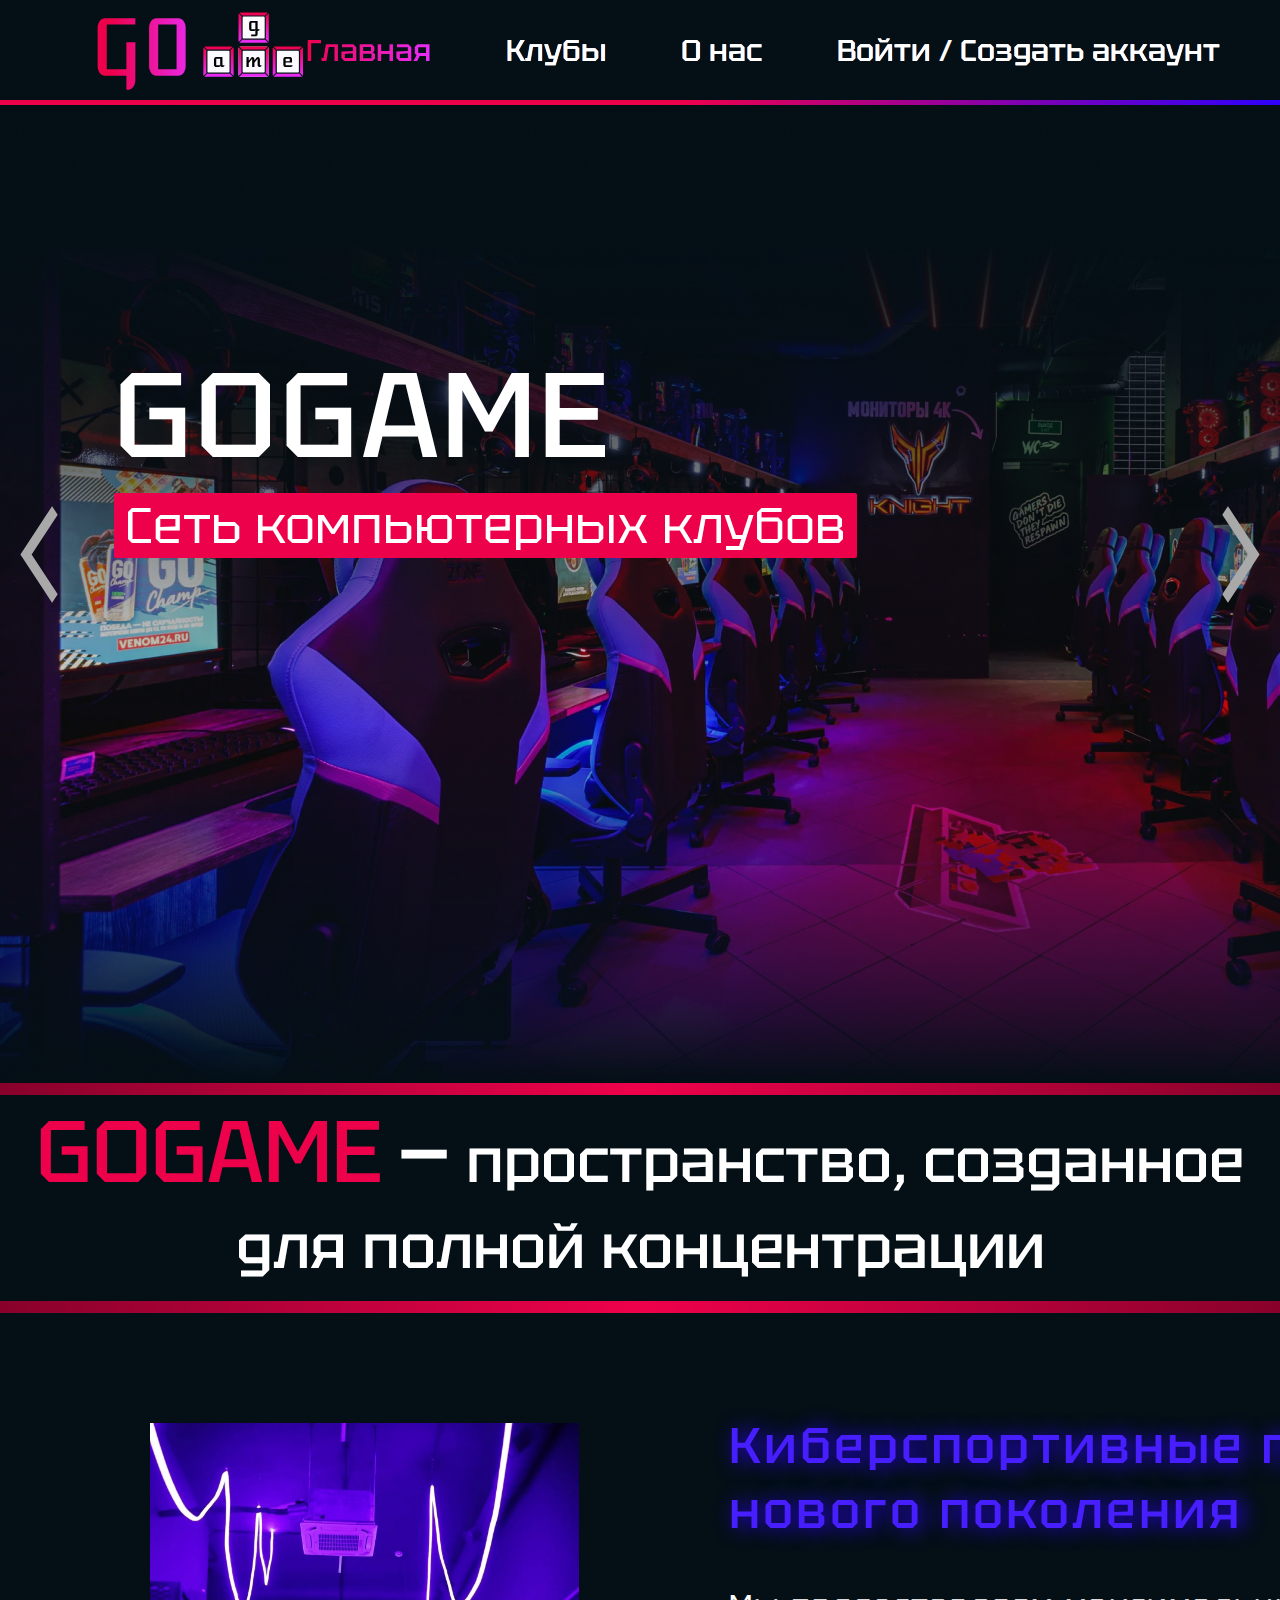
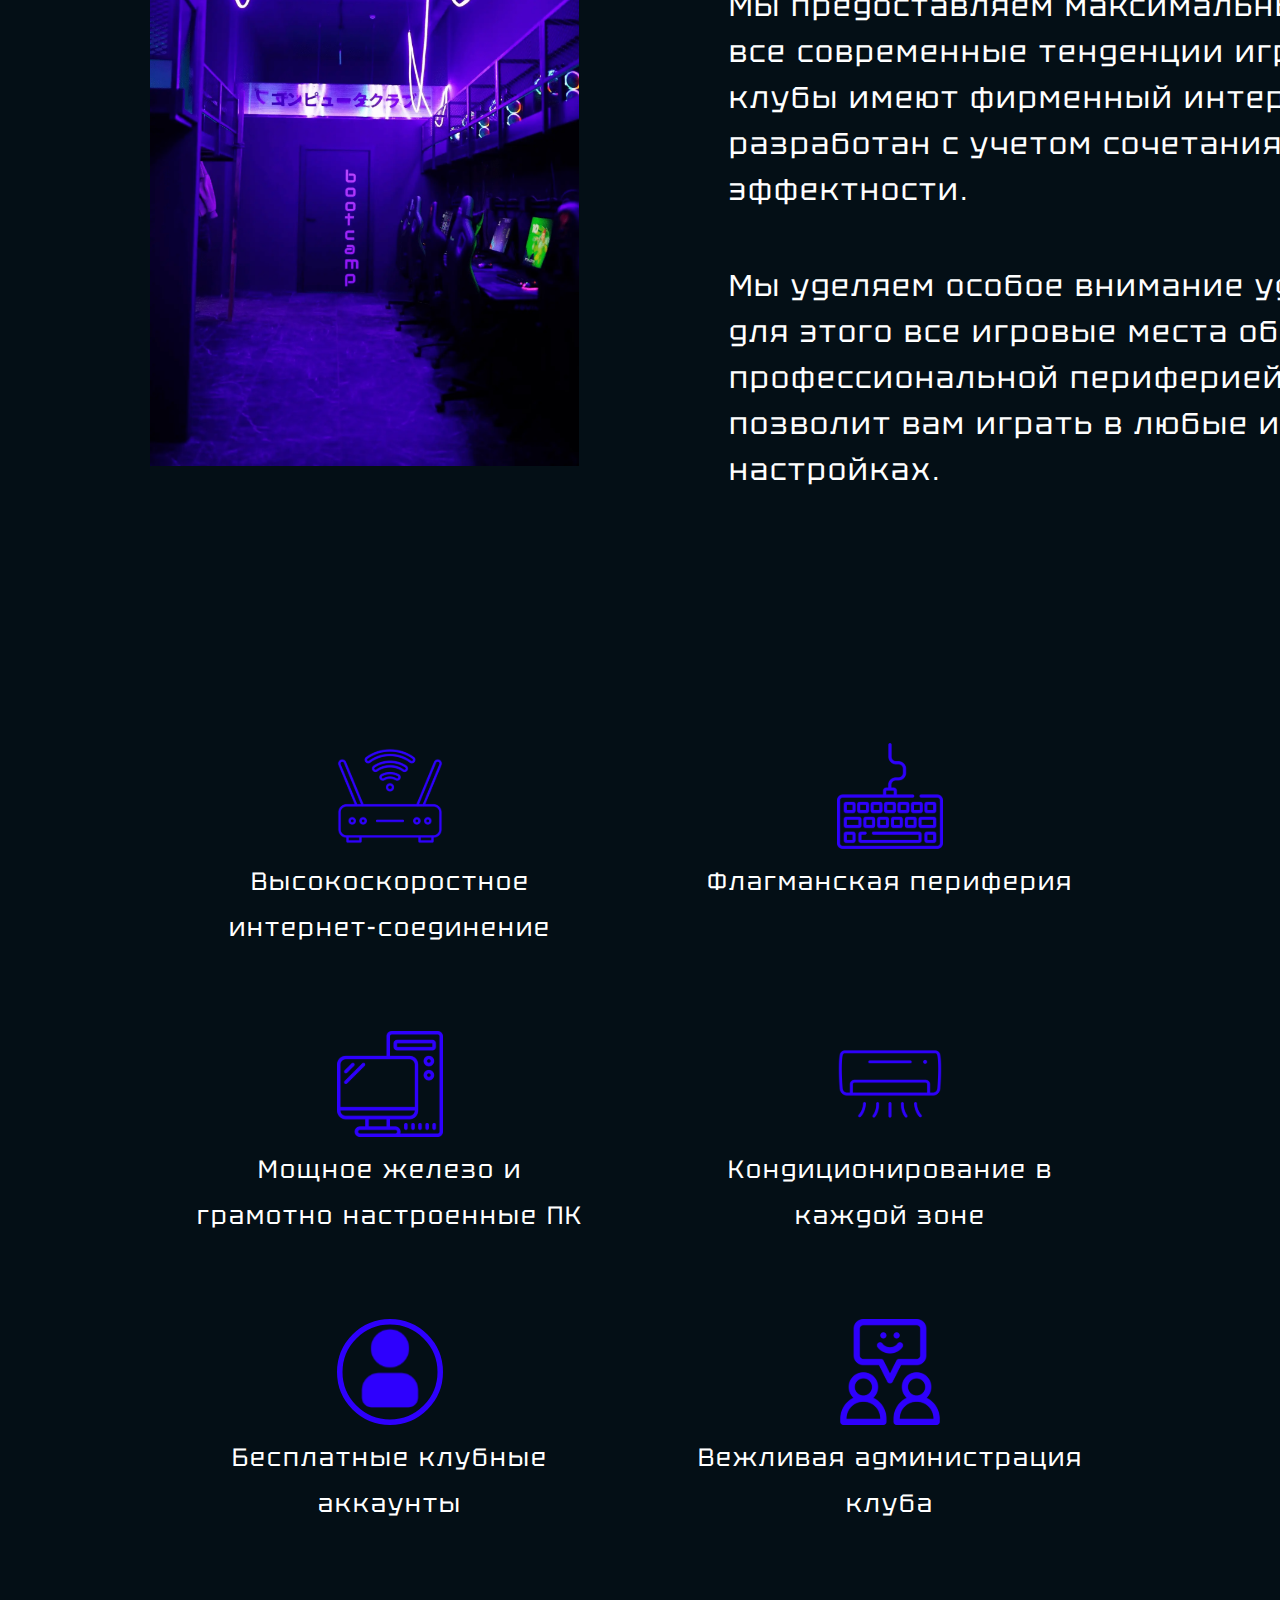
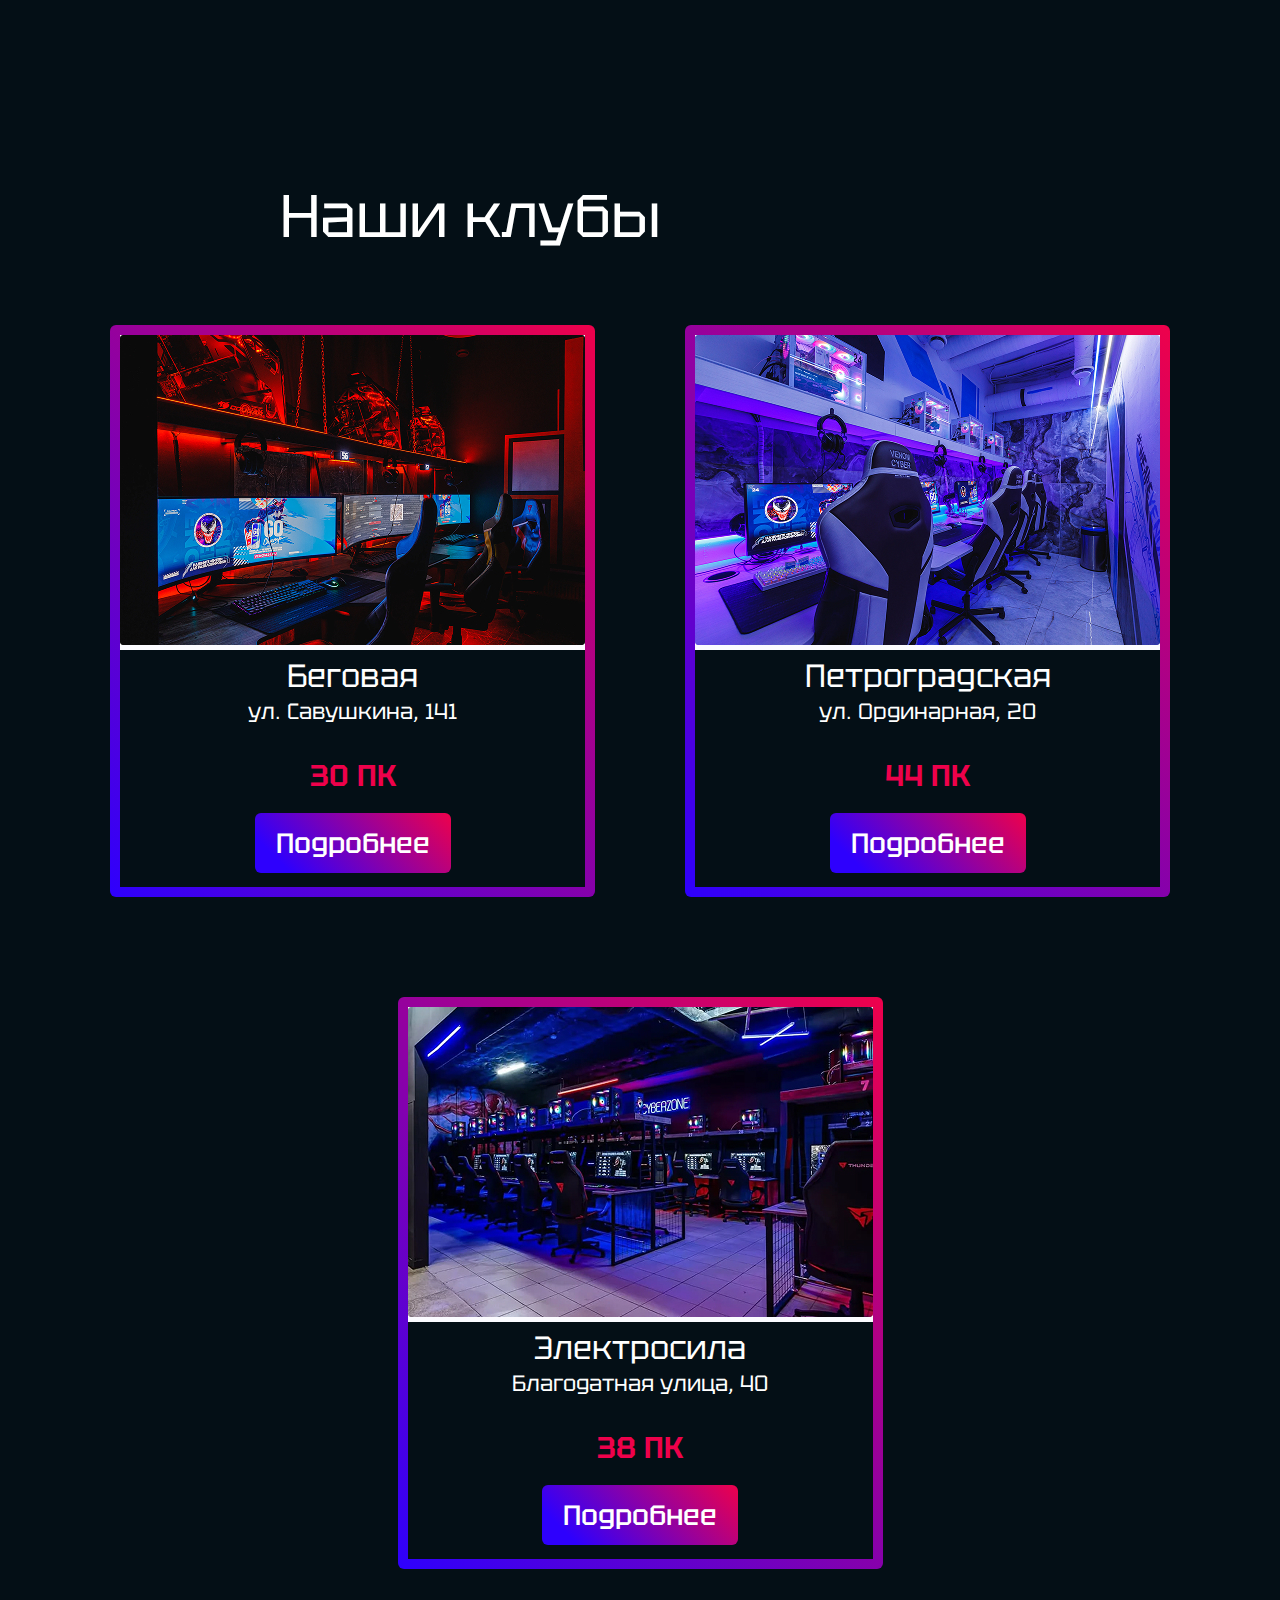
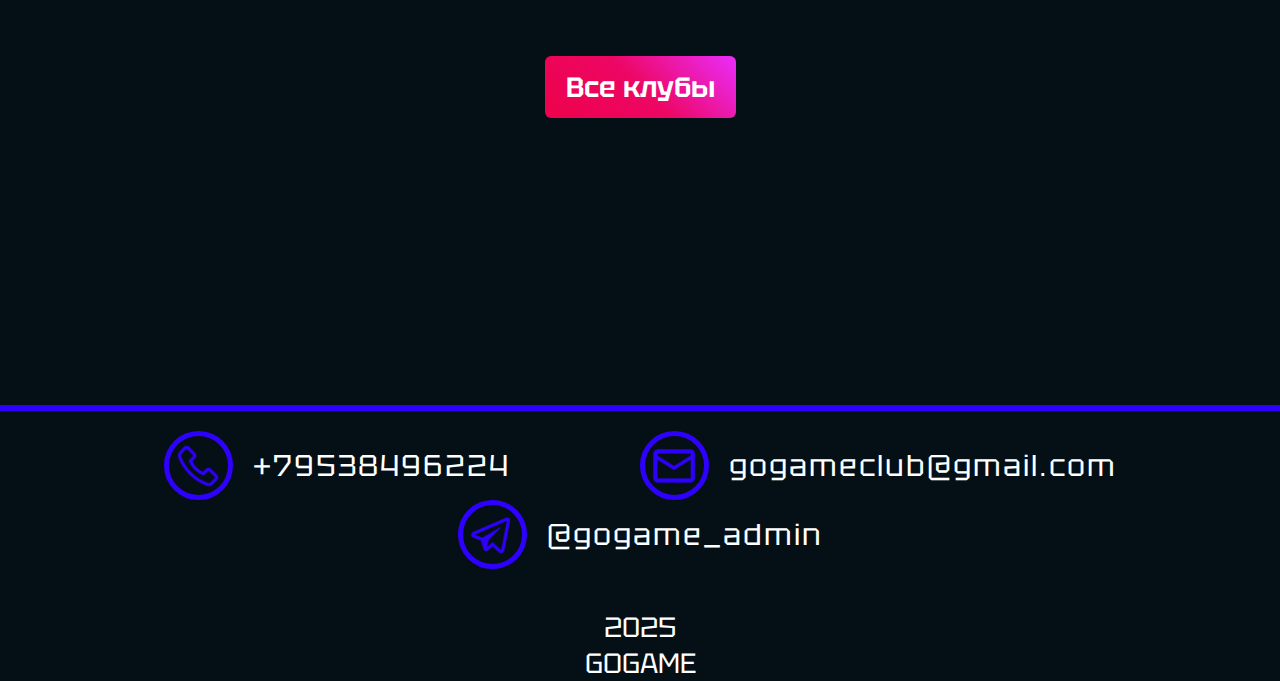
<file: index.html>
<!DOCTYPE html>
<html lang="RU-ru">

<head>
    <meta charset="UTF-8">
    <meta name="viewport" content="width=device-width, initial-scale=1.0">
    <title>Главная - GOGAME</title>
    
    <link rel="icon" type="image/x-icon" href="/web/img/logo.svg">
    <link rel="stylesheet" href="/web/css/style.css">
</head>

<body>
    <header>
        <a id="logo" href="index.html"><img src="web/img/logo.svg" alt="Логотип"></a>

        <nav>
            <li><a class="nav_link active_nav" href="index.html">Главная</a></li>
            <li><a class="nav_link" href="clubs.html">Клубы</a></li>
            <li><a class="nav_link" href="about.html">О нас</a></li>
            <li>
                <a class="nav_link" href="login.html">Войти</a>
                <span>/</span>
                <a class="nav_link" href="register.html">Создать аккаунт</a>
            </li>
        </nav>
    </header>

    <main>
        <div class="main_block">
            <img src="web/img/slider_arrow_left.svg" alt="left slider arrow">

            <div class="main_header">
                <h1 id="main_header">GOGAME</h1>
                <h2 id="main_header2">Сеть компьютерных клубов</h2>
            </div>

            <img src="web/img/slider_arrow_right.svg" alt="right slider arrow">
        </div>

        <div class="slogan_block">
            <h2 class="slogan_text"><span class="slogan_h">GOGAME</span> <span
                    class="slogan_dash">—</span> пространство, созданное <br>для полной концентрации</h2>
        </div>

        <div class="info_block">
            <img id="info_img" src="web/img/about_img.webp" alt="Фото компьютерного клуба">

            <div class="info_text">
                <h2 class="purple_header">Киберспортивные пространства нового поколения</h2>

                <p class="text_default">Мы предоставляем максимальный комфорт, учитывая все современные тенденции
                    игровой индустрии. Наши клубы имеют фирменный интерьер, который разработан с учетом сочетания
                    эргономичности и эффектности.</p>
                <p class="text_default">Мы уделяем особое внимание удобству каждого гостя, для этого все игровые места
                    оборудованы профессиональной периферией и железом, которое позволит вам играть в любые игры на
                    максимальных настройках.</p>
            </div>

        </div>

        <div class="info_block-phone">
            <h2 class="purple_header">Киберспортивные пространства нового поколения</h2>
            <img src="web/img/about_img.webp" alt="Фото компьютерного клуба">

            <p class="text_default">Мы предоставляем максимальный комфорт, учитывая все современные тенденции игровой
                индустрии. Наши клубы имеют фирменный интерьер, который разработан с учетом сочетания эргономичности и
                эффектности.</p>
            <p class="text_default">Мы уделяем особое внимание удобству каждого гостя, для этого все игровые места
                оборудованы профессиональной периферией и железом, которое позволит вам играть в любые игры на
                максимальных настройках.</p>
        </div>

        <div class="advantages_block">
            <div class="advantage">
                <img src="web/img/adv_internet.svg" alt="Иконка Wifi-роутера">
                <p>Высокоскоростное интернет-соединение</p>
            </div>
            <div class="advantage">
                <img src="web/img/adv_periphery.svg" alt="Иконка клавиатуры">
                <p>Флагманская периферия</p>
            </div>
            <div class="advantage">
                <img src="web/img/adv_powerful_pcs.svg" alt="Иконка ПК">
                <p>Мощное железо и грамотно настроенные ПК</p>
            </div>
            <div class="advantage">
                <img src="web/img/adv_conditioner.svg" alt="Иконка кондиционера">
                <p>Кондиционирование в каждой зоне</p>
            </div>
            <div class="advantage">
                <img src="web/img/adv_accounts.svg" alt="Иконка аккаунта">
                <p>Бесплатные клубные аккаунты</p>
            </div>
            <div class="advantage">
                <img src="web/img/adv_staff.svg" alt="Иконка персонала">
                <p>Вежливая администрация клуба</p>
            </div>
        </div>

        <div class="clubs_block">
            <h2 class="white_header left_header">Наши клубы</h2>

            <div class="clubs_list">
                <div class="club_card">
                    <img src="web/img/komenda_club.jpg" alt="Фото компьютерного клуба">
                    <p class="club_name">Беговая</p>
                    <p class="club_address">ул. Савушкина, 141</p>
                    <p class="club_pcs_number">30 ПК</p>
                    <a class="club_link" href="">Подробнее</a>
                </div>

                <div class="club_card">
                    <img src="web/img/petrogradskaya_club.jpg" alt="Фото компьютерного клуба">
                    <p class="club_name">Петроградская</p>
                    <p class="club_address">ул. Ординарная, 20</p>
                    <p class="club_pcs_number">44 ПК</p>
                    <a class="club_link" href="">Подробнее</a>
                </div>

                <div class="club_card">
                    <img src="web/img/electrosila_club.jpg" alt="Фото компьютерного клуба">
                    <p class="club_name">Электросила</p>
                    <p class="club_address">Благодатная улица, 40</p>
                    <p class="club_pcs_number">38 ПК</p>
                    <a class="club_link" href="">Подробнее</a>
                </div>
            </div>

            <div class="text-center"><a class="all_clubs_link" href="clubs.html">Все клубы</a></div>
        </div>
    </main>

    <footer>
        <div class="contacts">
            <div class="contact">
                <img src="web/img/contact_phone.svg" alt="Иконка телефона">
                <p>+79538496224</p>
            </div>

            <div class="contact">
                <img src="web/img/contact_email.svg" alt="Иконка email">
                <p>gogameclub@gmail.com</p>
            </div>

            <div class="contact">
                <img src="web/img/contact_telegram.svg" alt="Иконка телеграма">
                <p>@gogame_admin</p>
            </div>
        </div>

        <div class="year_and_company">
            <p>2025</p>
            <p>GOGAME</p>
        </div>
    </footer>


</body>

</html>
</file>
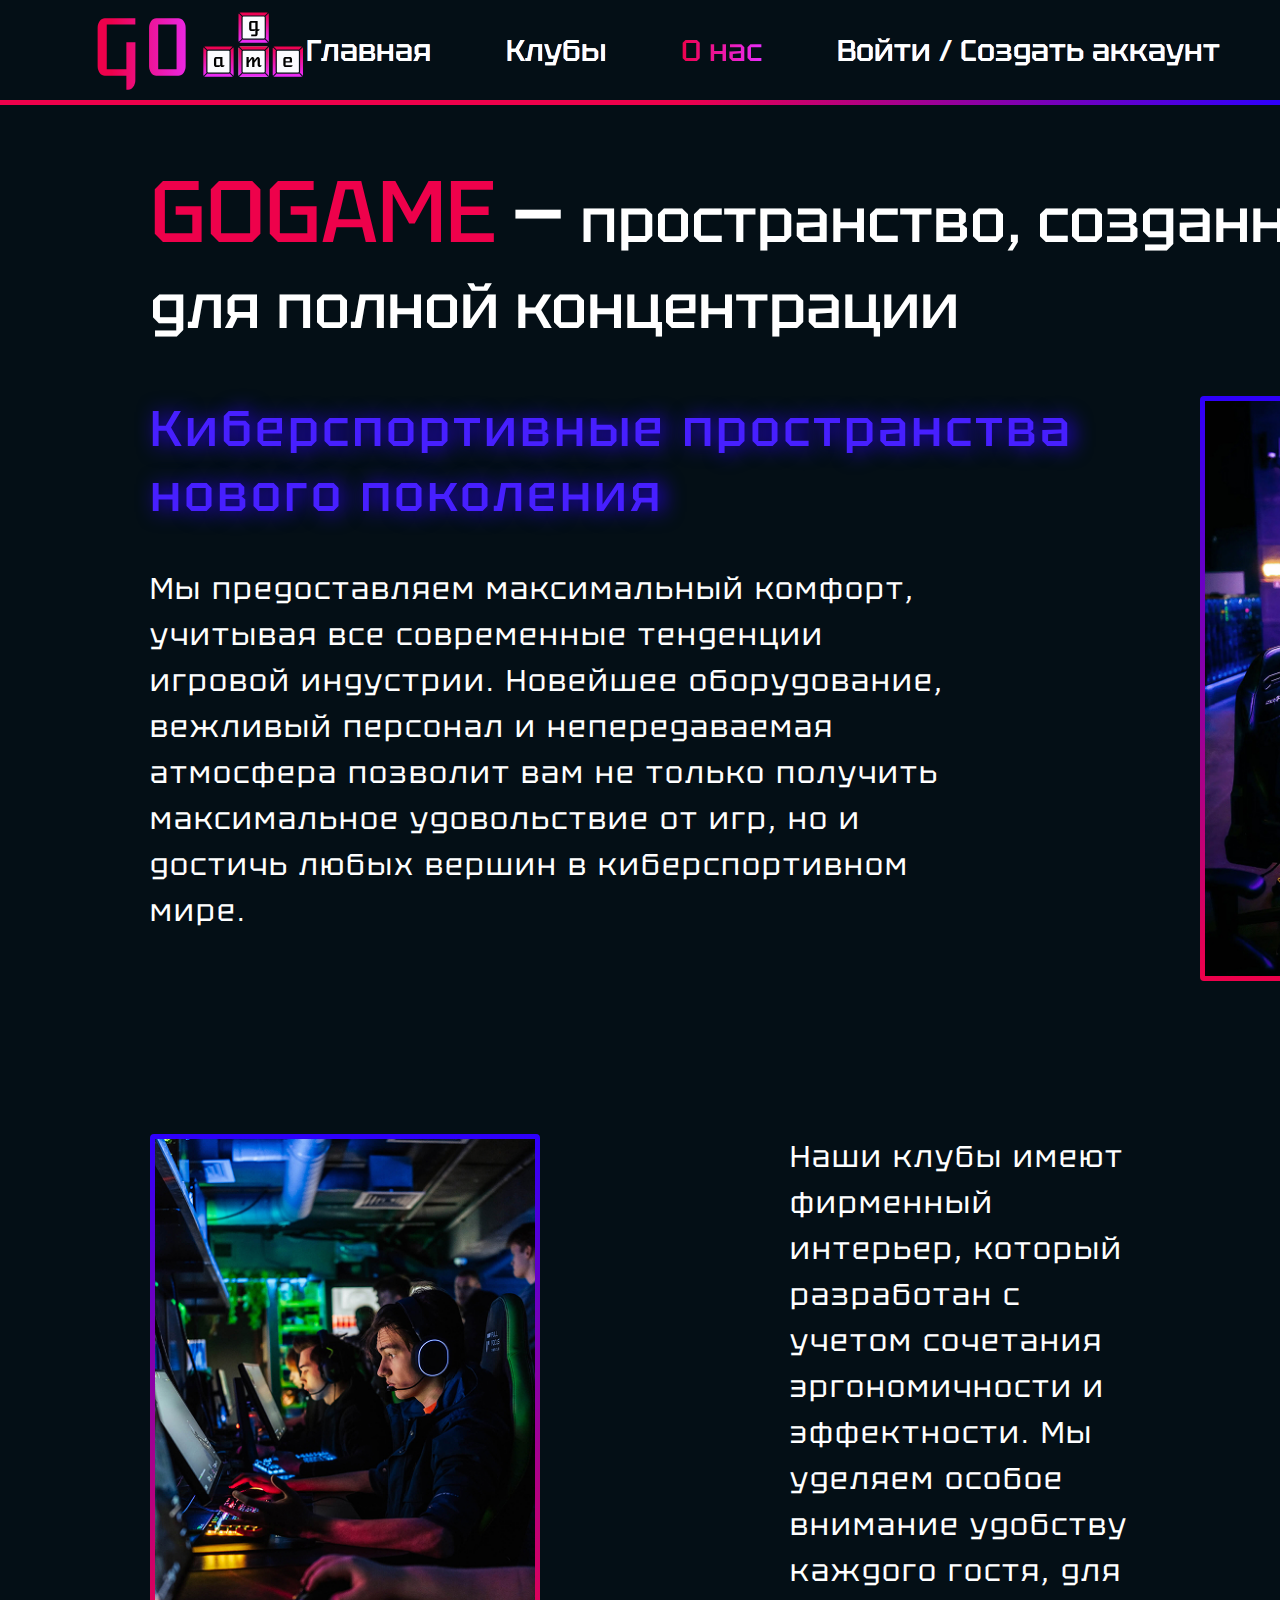
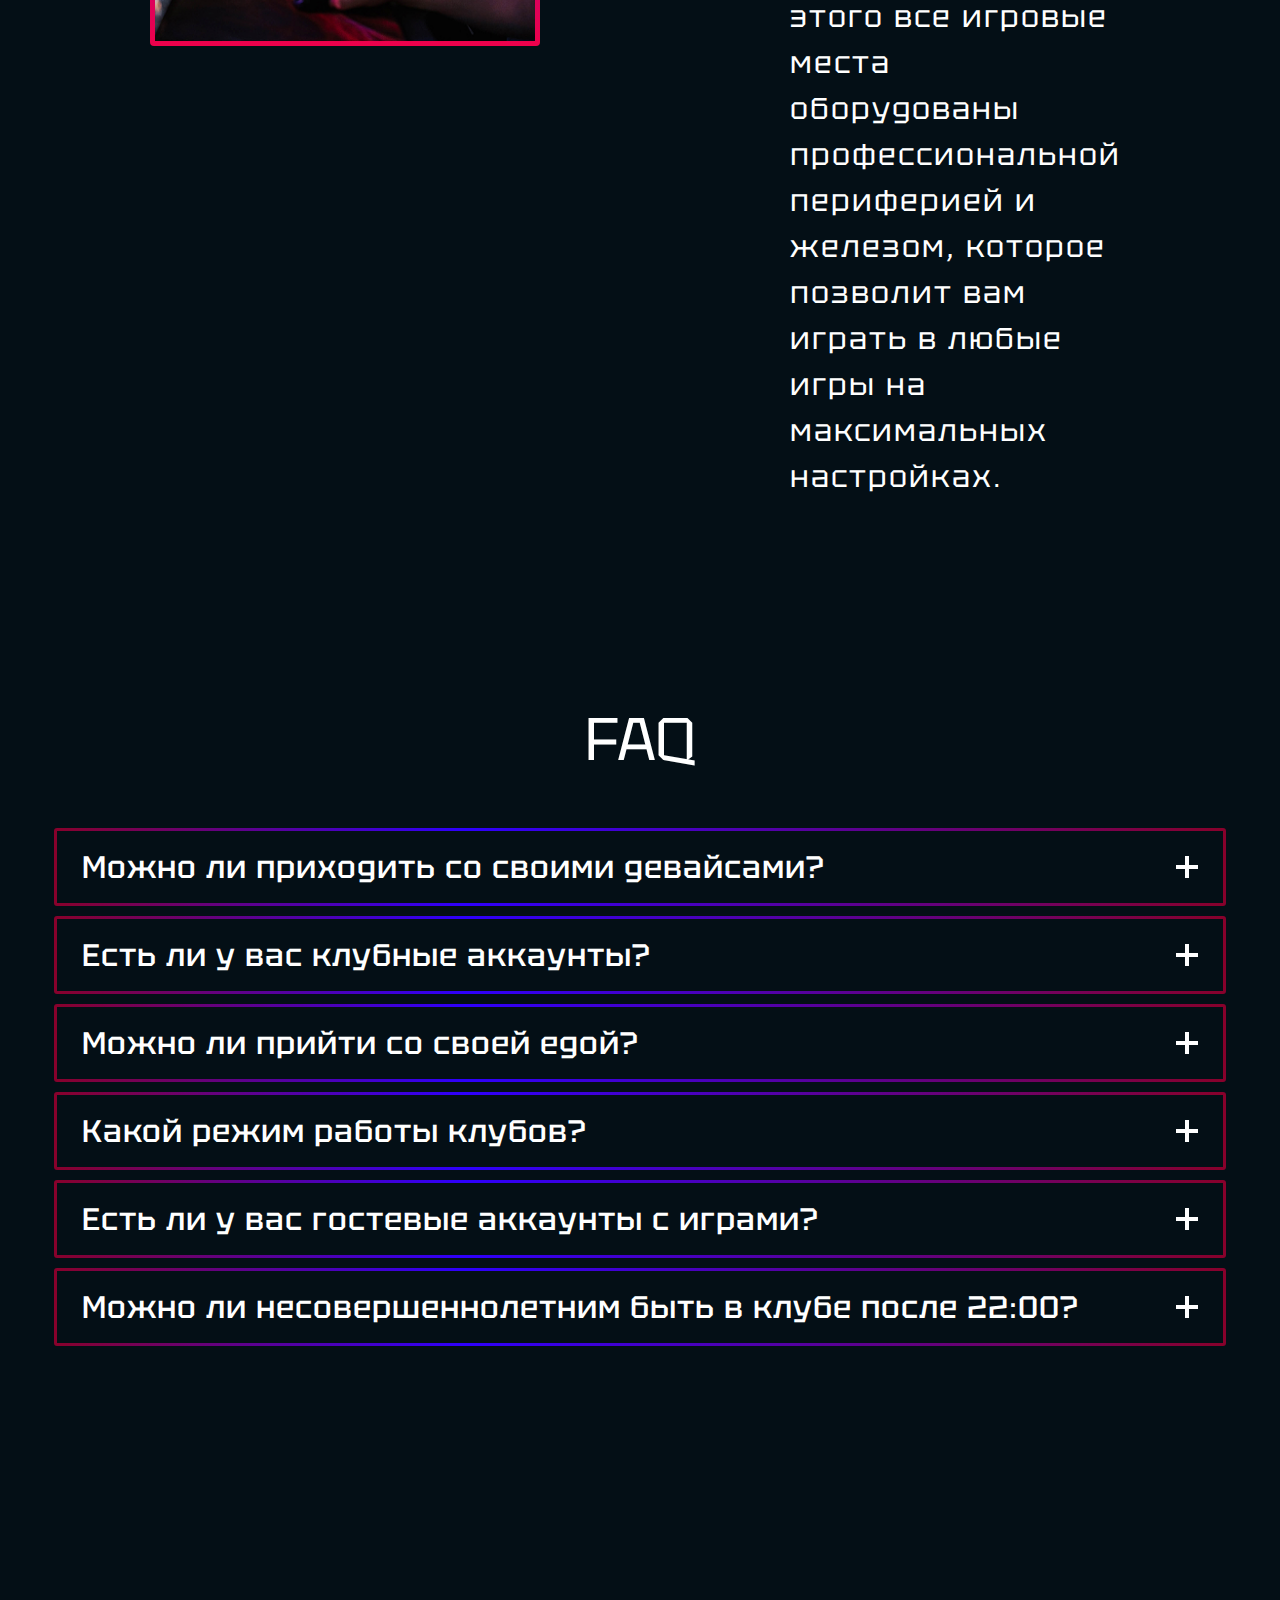
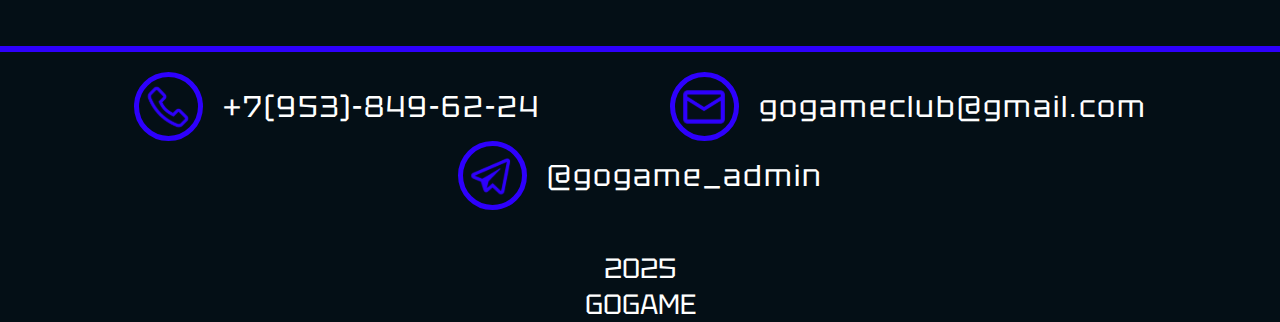
<file: about.html>
<!DOCTYPE html>
<html lang="RU-ru">
<head>
    <meta charset="UTF-8">
    <meta name="viewport" content="width=device-width, initial-scale=1.0">
    <title>О нас - GOGAME</title>
    <link rel="stylesheet" href="/web/css/style.css">
</head>
<body>
    <header>
        <a id="logo" href="index.html"><img src="web/img/logo.svg" alt="Логотип"></a>

        <nav>
            <li><a class="nav_link" href="index.html">Главная</a></li>
            <li><a class="nav_link" href="clubs.html">Клубы</a></li>
            <li><a class="nav_link active_nav" href="about.html">О нас</a></li>
            <li>
                <a class="nav_link" href="login.html">Войти</a>
                <span>/</span>
                <a class="nav_link" href="register.html">Создать аккаунт</a>
            </li>
        </nav>
    </header>

    <main>
        <div class="about">
            <h1 class="slogan_text"><span class="slogan_h">GOGAME</span> <span class="slogan_dash">—</span> пространство, созданное <br> для полной концентрации</h1>

            <div class="about_block">
                <div class="about_block_text">
                    <h2 class="purple_header">Киберспортивные пространства нового поколения</h2>
                    <p class="text_default">Мы предоставляем максимальный комфорт, учитывая все современные тенденции игровой индустрии. Новейшее оборудование, вежливый персонал и непередаваемая атмосфера позволит вам не только получить максимальное удовольствие от игр, но и достичь любых вершин в киберспортивном мире.</p>
                </div>

                <img id="about_img_1" class="blue-red_border" src="web/img/about_photo_1.jpg" alt="Фото компьютерного клуба">
            </div>

            <div class="about_block about_block_2">
                <img id="about_img_2" class="blue-red_border" src="web/img/about_photo_2.jpg" alt="Фото компьютерного клуба">

                <div class="about_block_text">
                    <p class="text_default">
                        Наши клубы имеют фирменный интерьер, который разработан с учетом сочетания эргономичности и эффектности. Мы уделяем особое внимание удобству каждого гостя, для этого все игровые места оборудованы профессиональной периферией и железом, которое позволит вам играть в любые игры на максимальных настройках.
                    </p>
                </div>
            </div>
        </div>

        <div class="faq">
            <h2 class="white_header text-center">FAQ</h2>

            <div class="questions">
                <div class="question">
                    <p>Можно ли приходить со своими девайсами?</p>
                    <img src="/web/img/plus.svg" alt="Иконка плюса">
                </div>

                <div class="question">
                    <p>Есть ли у вас клубные аккаунты?</p>
                    <img src="/web/img/plus.svg" alt="Иконка плюса">
                </div>

                <div class="question">
                    <p>Можно ли прийти со своей едой?</p>
                    <img src="/web/img/plus.svg" alt="Иконка плюса">
                </div>

                <div class="question">
                    <p>Какой режим работы клубов?</p>
                    <img src="/web/img/plus.svg" alt="Иконка плюса">
                </div>

                <div class="question">
                    <p>Есть ли у вас гостевые аккаунты с играми?</p>
                    <img src="/web/img/plus.svg" alt="Иконка плюса">
                </div>

                <div class="question">
                    <p>Можно ли несовершеннолетним быть в клубе после 22:00?</p>
                    <img src="/web/img/plus.svg" alt="Иконка плюса">
                </div>
            </div>
        </div>
    </main>

    <footer>
        <div class="contacts">
            <div class="contact">
                <img src="web/img/contact_phone.svg" alt="Иконка телефона">
                <p>+7(953)-849-62-24</p>
            </div>

            <div class="contact">
                <img src="web/img/contact_email.svg" alt="Иконка email">
                <p>gogameclub@gmail.com</p>
            </div>

            <div class="contact">
                <img src="web/img/contact_telegram.svg" alt="Иконка телеграма">
                <p>@gogame_admin</p>
            </div>
        </div>

        <div class="year_and_company">
            <p>2025</p>
            <p>GOGAME</p>
        </div>
    </footer>
</body>
</html>
</file>
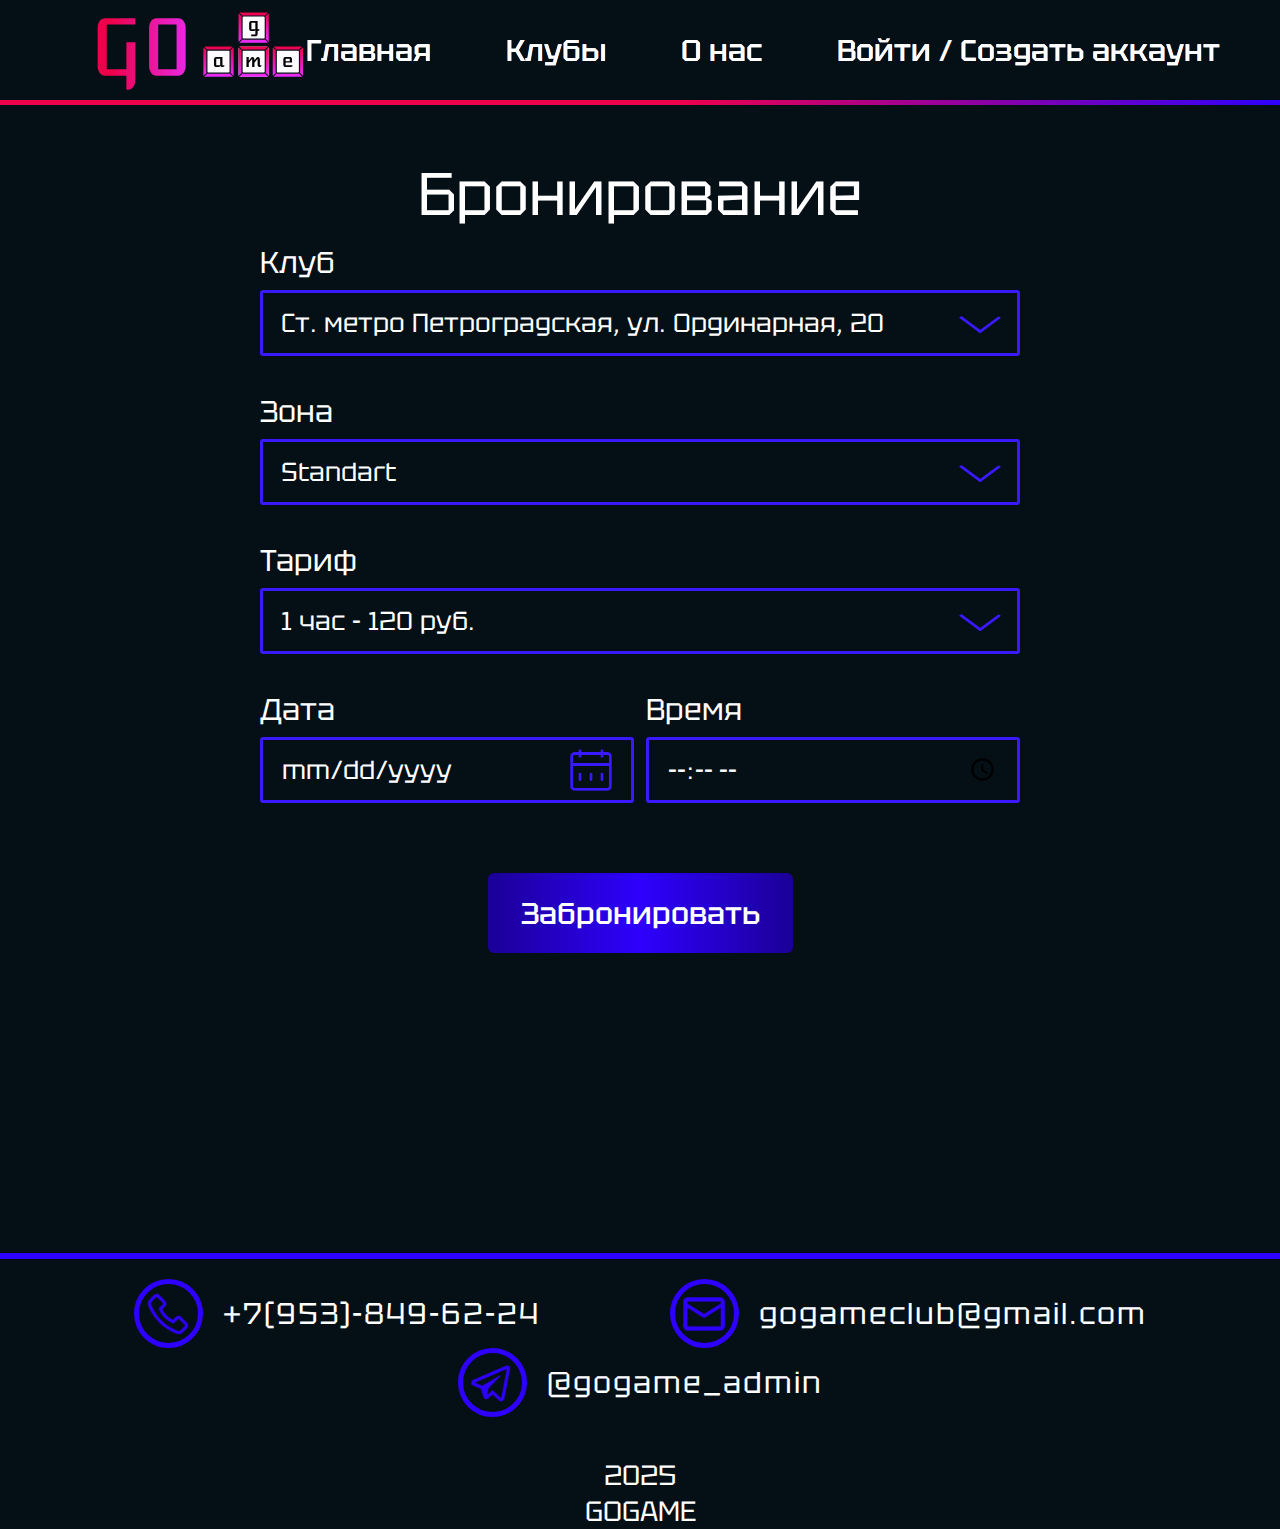
<file: booking.html>
<!DOCTYPE html>
<html lang="RU-ru">
<head>
    <meta charset="UTF-8">
    <meta name="viewport" content="width=device-width, initial-scale=1.0">
    <title>О нас - GOGAME</title>
    <link rel="stylesheet" href="/web/css/style.css">
</head>
<body>
    <header>
        <a id="logo" href="index.html"><img src="web/img/logo.svg" alt="Логотип"></a>

        <nav>
            <li><a class="nav_link" href="index.html">Главная</a></li>
            <li><a class="nav_link" href="clubs.html">Клубы</a></li>
            <li><a class="nav_link" href="about.html">О нас</a></li>
            <li>
                <a class="nav_link" href="login.html">Войти</a>
                <span>/</span>
                <a class="nav_link" href="register.html">Создать аккаунт</a>
            </li>
        </nav>
    </header>

    <main>
        <div class="booking_container">
            <form class="booking_form" action="account.html" method="post">
            <h1 class="white_header text-center">Бронирование</h1>

            
            <div class="booking_input booking_select">
                <label for="club">Клуб</label>

                <select name="club">
                    <option value="Ст. метро Петроградская, ул. Ординарная, 20">Ст. метро Петроградская, ул. Ординарная, 20</option>
                    <option value="Ст. метро Электросила, ул. Благодатная 40">Ст. метро Электросила, ул. Благодатная 40</option>
                    <option value="Ст. метро Василеостровская, 13-я линия ВО, 30">Ст. метро Василеостровская, 13-я линия ВО, 30</option>
                    <option value="Ст. метро Площадь Ленина, ул. Комсомола, 17">Ст. метро Площадь Ленина, ул. Комсомола, 17</option>
                    <option value="Ст. метро Беговая, ул. Савушкина, 141">Ст. метро Беговая, ул. Савушкина, 141</option>
                    <option value="Ст. метро Бухарестская, ул. Салова, 61">Ст. метро Бухарестская, ул. Салова, 61</option>
                </select>
            </div>


            <div class="booking_input booking_select">
                <label for="zone">Зона</label>

                <select name="zone">
                    <option value="standart">Standart</option>
                    <option value="vip">VIP</option>
                    <option value="bootcamp">Bootcamp</option>
                </select>
            </div>


            <div class="booking_input booking_select">
                <label for="rate">Тариф</label>

                <select name="rate">
                    <option value="1_hour">1 час - 120 руб.</option>
                    <option value="3_hours">3 часа - 300 руб.</option>
                    <option value="5_hours">5 часов - 490 руб.</option>
                </select>
            </div>


            <div class="date_time">
                <div class="booking_input datetime_input">
                    <label for="date">Дата</label>
                    <input type="date" name="date" id="date_input">
                </div>

                <div class="booking_input datetime_input">
                    <label for="time">Время</label>
                    <input type="time" name="time" id="time_input" step="3600">
                </div>
            </div>

            <input class="booking_button" type="submit" value="Забронировать">
        </form>
        </div>
    </main>

    <footer>
        <div class="contacts">
            <div class="contact">
                <img src="web/img/contact_phone.svg" alt="Иконка телефона">
                <p>+7(953)-849-62-24</p>
            </div>

            <div class="contact">
                <img src="web/img/contact_email.svg" alt="Иконка email">
                <p>gogameclub@gmail.com</p>
            </div>

            <div class="contact">
                <img src="web/img/contact_telegram.svg" alt="Иконка телеграма">
                <p>@gogame_admin</p>
            </div>
        </div>

        <div class="year_and_company">
            <p>2025</p>
            <p>GOGAME</p>
        </div>
    </footer>
</body>
</html>
</file>
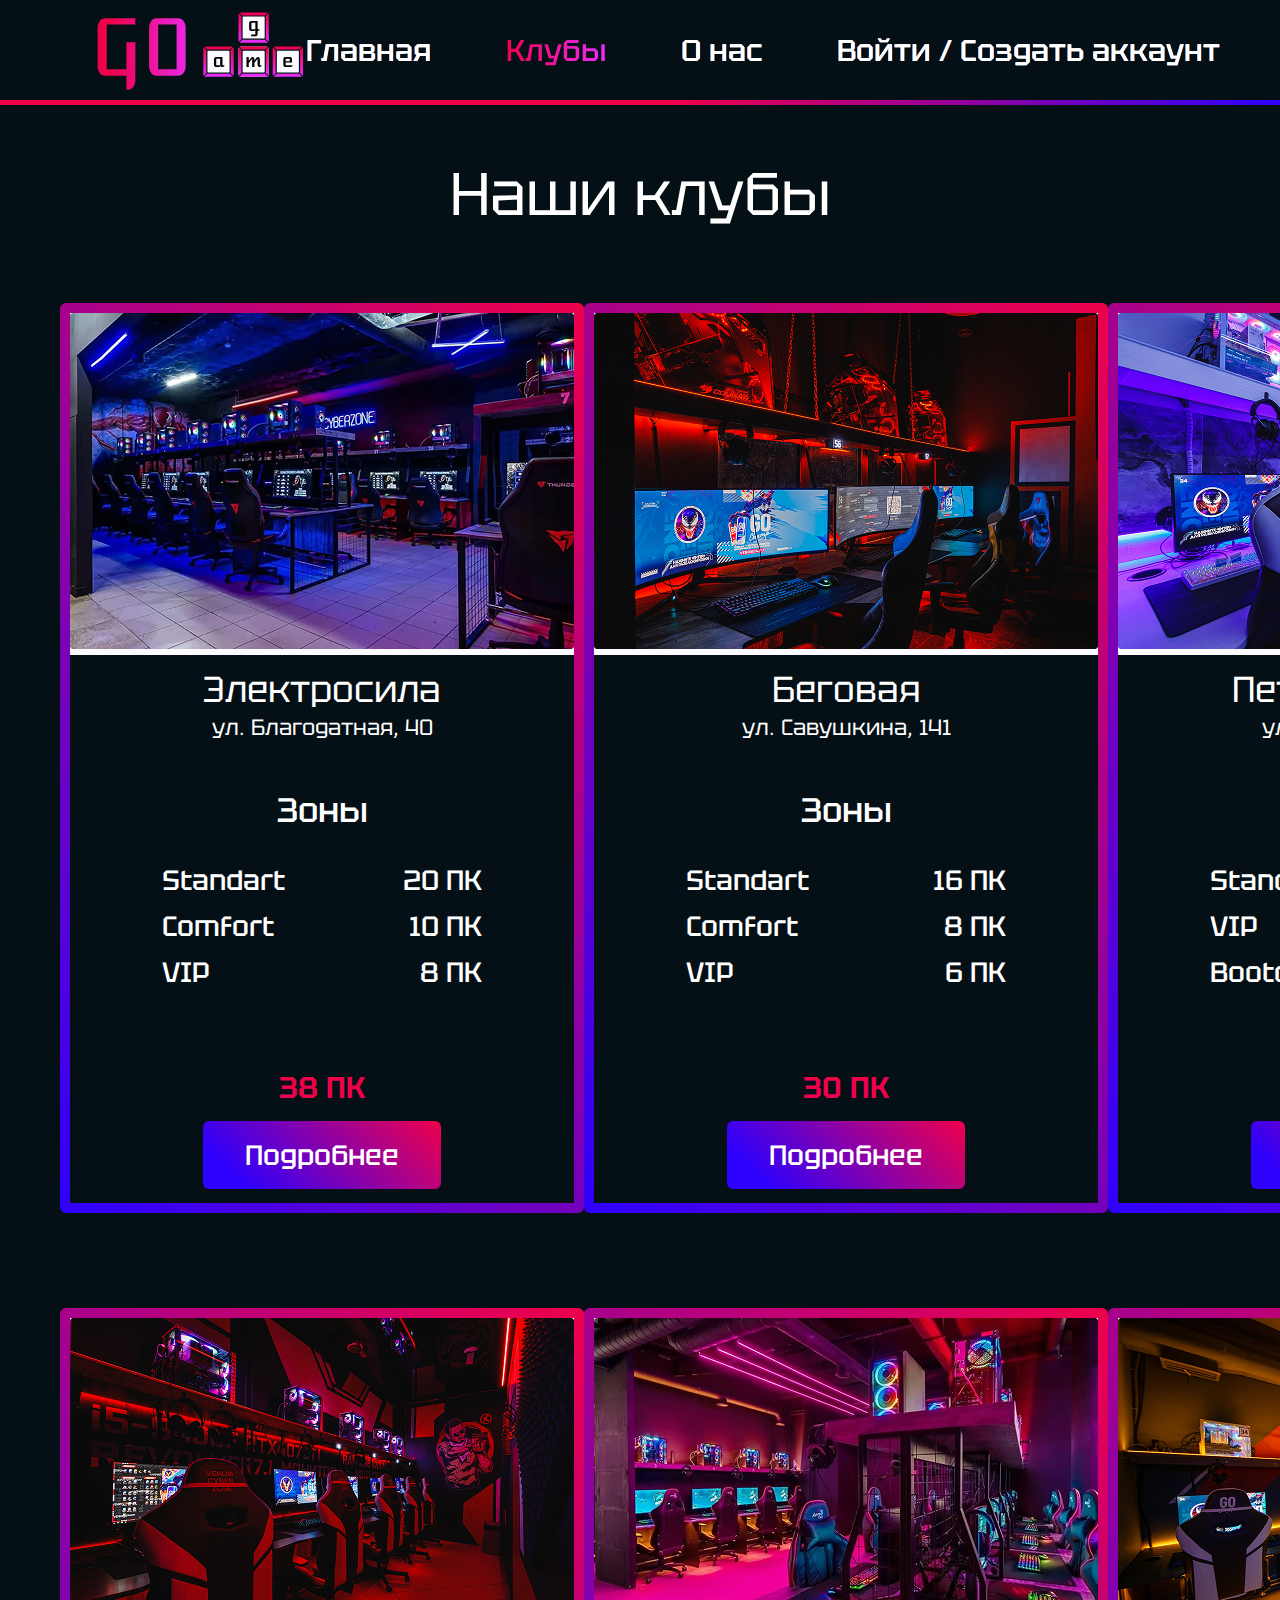
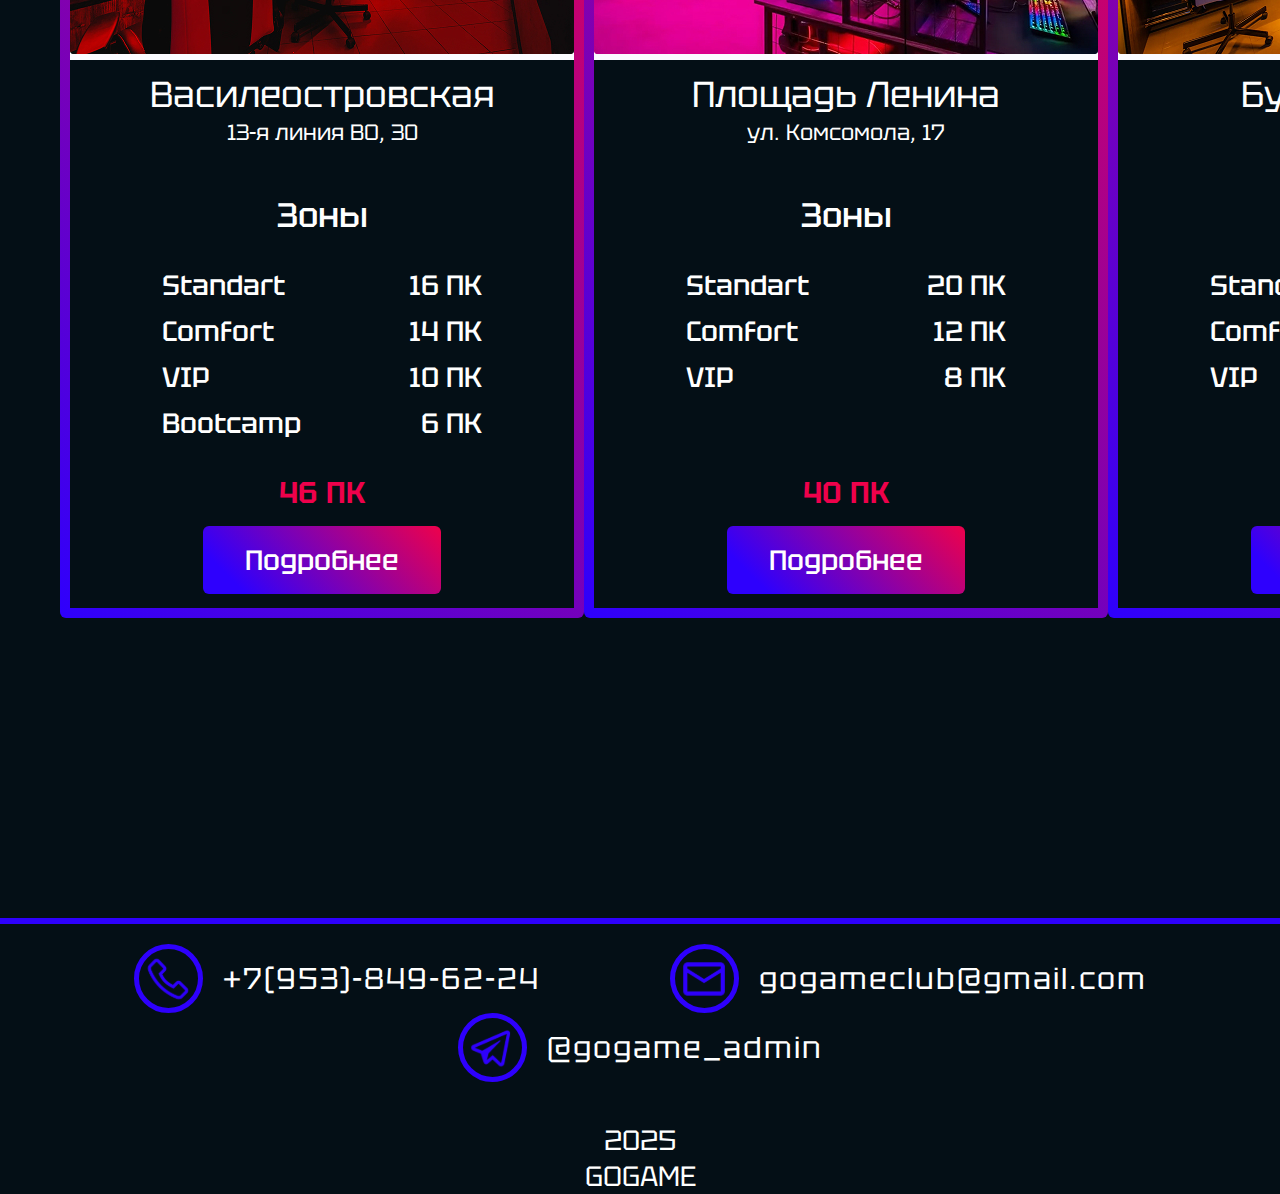
<file: clubs.html>
<!DOCTYPE html>
<html lang="RU-ru">
<head>
    <meta charset="UTF-8">
    <meta name="viewport" content="width=device-width, initial-scale=1.0">
    <title>Клубы - GOGAME</title>
    <link rel="stylesheet" href="/web/css/style.css">
</head>
<body>
    <header>
        <a id="logo" href="index.html"><img src="web/img/logo.svg" alt="Логотип"></a>

        <nav>
            <li><a class="nav_link" href="index.html">Главная</a></li>
            <li><a class="nav_link active_nav" href="clubs.html">Клубы</a></li>
            <li><a class="nav_link" href="about.html">О нас</a></li>
            <li>
                <a class="nav_link" href="login.html">Войти</a>
                <span>/</span>
                <a class="nav_link" href="register.html">Создать аккаунт</a>
            </li>
        </nav>
    </header>

    <main>
        <h1 class="white_header text-center">Наши клубы</h1>

        <div class="club_cards">
            <div class="clubs_card">
                <div>
                    <img src="/web/img/clubs_elektrosila.jpg" alt="Фото компьютерного клуба">

                    <h2>Электросила</h2>
                    <p class="club_address">ул. Благодатная, 40</p>

                    <div class="clubs_zones">
                        <p>Зоны</p>
                        
                        <div class="clubs_zone">
                            <div class="zone_name">Standart</div>
                            <div class="zone_pcs">20 ПК</div>
                        </div>

                        <div class="clubs_zone">
                            <div class="zone_name">Comfort</div>
                            <div class="zone_pcs">10 ПК</div>
                        </div>

                        <div class="clubs_zone">
                            <div class="zone_name">VIP</div>
                            <div class="zone_pcs">8 ПК</div>
                        </div>
                    </div>
                </div>

                <div>
                    <p class="club_pcs_number">38 ПК</p>
                    <a class="club_link" href="">Подробнее</a>
                </div>
            </div>



            <div class="clubs_card">
                <div>
                    <img src="/web/img/clubs_begovaya.jpg" alt="Фото компьютерного клуба">

                    <h2>Беговая</h2>
                    <p class="club_address">ул. Савушкина, 141</p>

                    <div class="clubs_zones">
                        <p>Зоны</p>
                        
                        <div class="clubs_zone">
                            <div class="zone_name">Standart</div>
                            <div class="zone_pcs">16 ПК</div>
                        </div>

                        <div class="clubs_zone">
                            <div class="zone_name">Comfort</div>
                            <div class="zone_pcs">8 ПК</div>
                        </div>

                        <div class="clubs_zone">
                            <div class="zone_name">VIP</div>
                            <div class="zone_pcs">6 ПК</div>
                        </div>
                    </div>
                </div>

                <div>
                    <p class="club_pcs_number">30 ПК</p>
                    <a class="club_link" href="">Подробнее</a>
                </div>
            </div>



            <div class="clubs_card">
                <div>
                    <img src="/web/img/clubs_petrogradskaya.jpg" alt="Фото компьютерного клуба">

                    <h2>Петроградская</h2>
                    <p class="club_address">ул. Ординарная, 20</p>

                    <div class="clubs_zones">
                        <p>Зоны</p>
                        
                        <div class="clubs_zone">
                            <div class="zone_name">Standart</div>
                            <div class="zone_pcs">24 ПК</div>
                        </div>

                        <div class="clubs_zone">
                            <div class="zone_name">VIP</div>
                            <div class="zone_pcs">14 ПК</div>
                        </div>

                        <div class="clubs_zone">
                            <div class="zone_name">Bootcamp</div>
                            <div class="zone_pcs">6 ПК</div>
                        </div>
                    </div>
                </div>

                <div>
                    <p class="club_pcs_number">44 ПК</p>
                    <a class="club_link" href="">Подробнее</a>
                </div>
            </div>



            <div class="clubs_card">
                <div>
                    <img src="/web/img/clubs_vas.jpg" alt="Фото компьютерного клуба">

                    <h2>Василеостровская</h2>
                    <p class="club_address">13-я линия ВО, 30</p>

                    <div class="clubs_zones">
                        <p>Зоны</p>
                        
                        <div class="clubs_zone">
                            <div class="zone_name">Standart</div>
                            <div class="zone_pcs">16 ПК</div>
                        </div>

                        <div class="clubs_zone">
                            <div class="zone_name">Comfort</div>
                            <div class="zone_pcs">14 ПК</div>
                        </div>

                        <div class="clubs_zone">
                            <div class="zone_name">VIP</div>
                            <div class="zone_pcs">10 ПК</div>
                        </div>

                        <div class="clubs_zone">
                            <div class="zone_name">Bootcamp</div>
                            <div class="zone_pcs">6 ПК</div>
                        </div>
                    </div>
                </div>

                <div>
                    <p class="club_pcs_number">46 ПК</p>
                    <a class="club_link" href="">Подробнее</a>
                </div>
            </div>



            <div class="clubs_card">
                <div>
                    <img src="/web/img/clubs_lenina.jpg" alt="Фото компьютерного клуба">

                    <h2>Площадь Ленина</h2>
                    <p class="club_address">ул. Комсомола, 17</p>

                    <div class="clubs_zones">
                        <p>Зоны</p>
                        
                        <div class="clubs_zone">
                            <div class="zone_name">Standart</div>
                            <div class="zone_pcs">20 ПК</div>
                        </div>

                        <div class="clubs_zone">
                            <div class="zone_name">Comfort</div>
                            <div class="zone_pcs">12 ПК</div>
                        </div>

                        <div class="clubs_zone">
                            <div class="zone_name">VIP</div>
                            <div class="zone_pcs">8 ПК</div>
                        </div>
                    </div>
                </div>

                <div>
                    <p class="club_pcs_number">40 ПК</p>
                    <a class="club_link" href="">Подробнее</a>
                </div>
            </div>



            <div class="clubs_card">
                <div>
                    <img src="/web/img/clubs_buharestskaya.jpg" alt="Фото компьютерного клуба">

                    <h2>Бухарестская</h2>
                    <p class="club_address">ул. Салова, 61</p>

                    <div class="clubs_zones">
                        <p>Зоны</p>
                        
                        <div class="clubs_zone">
                            <div class="zone_name">Standart</div>
                            <div class="zone_pcs">22 ПК</div>
                        </div>

                        <div class="clubs_zone">
                            <div class="zone_name">Comfort</div>
                            <div class="zone_pcs">14 ПК</div>
                        </div>

                        <div class="clubs_zone">
                            <div class="zone_name">VIP</div>
                            <div class="zone_pcs">12 ПК</div>
                        </div>
                    </div>
                </div>

                <div>
                    <p class="club_pcs_number">48 ПК</p>
                    <a class="club_link" href="">Подробнее</a>
                </div>
            </div>
        </div>
    </main>

    <footer>
        <div class="contacts">
            <div class="contact">
                <img src="web/img/contact_phone.svg" alt="Иконка телефона">
                <p>+7(953)-849-62-24</p>
            </div>

            <div class="contact">
                <img src="web/img/contact_email.svg" alt="Иконка email">
                <p>gogameclub@gmail.com</p>
            </div>

            <div class="contact">
                <img src="web/img/contact_telegram.svg" alt="Иконка телеграма">
                <p>@gogame_admin</p>
            </div>
        </div>

        <div class="year_and_company">
            <p>2025</p>
            <p>GOGAME</p>
        </div>
    </footer>
</body>
</html>
</file>
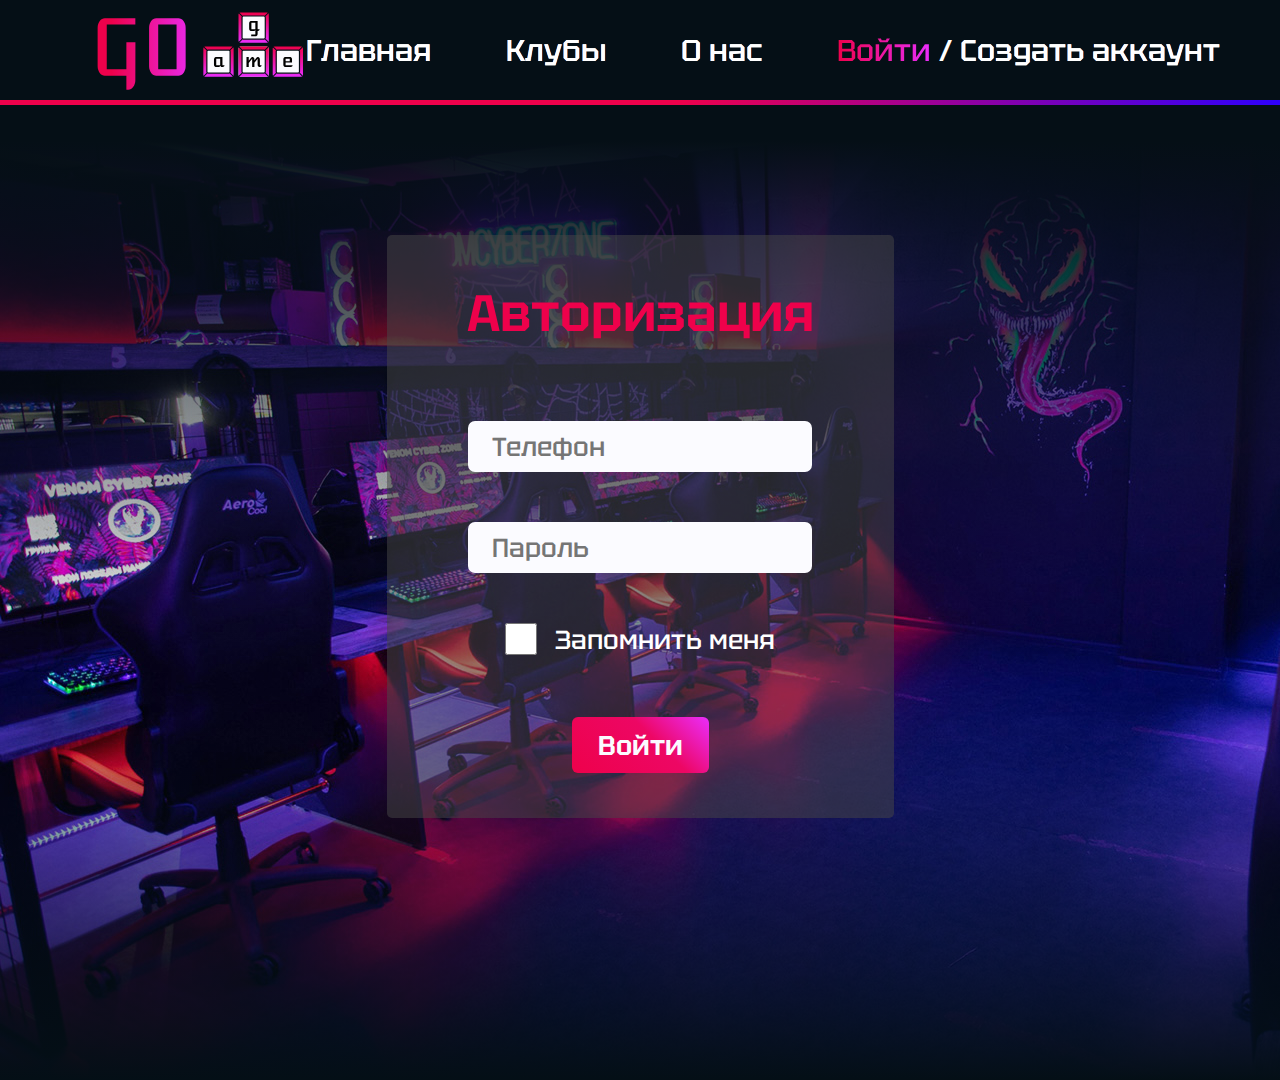
<file: login.html>
<!DOCTYPE html>
<html lang="RU-ru">
<head>
    <meta charset="UTF-8">
    <meta name="viewport" content="width=device-width, initial-scale=1.0">
    <title>Войти - GOGAME</title>
    <link rel="stylesheet" href="/web/css/style.css">
</head>
<body>
    <div class="auth_container">
        <header>
        <a id="logo" href="index.html"><img src="web/img/logo.svg" alt="Логотип"></a>

        <nav>
            <li><a class="nav_link" href="index.html">Главная</a></li>
            <li><a class="nav_link" href="clubs.html">Клубы</a></li>
            <li><a class="nav_link" href="about.html">О нас</a></li>
            <li>
                <a class="nav_link active_nav" href="login.html">Войти</a>
                <span>/</span>
                <a class="nav_link" href="register.html">Создать аккаунт</a>
            </li>
        </nav>
    </header>

    <main>
        <div class="auth">
            <h1 class="auth_header">Авторизация</h1>

            <form action="account.html" method="post">
                <input class="auth_input" type="tel" name="phone" placeholder="Телефон" minlength="4" maxlength="20" required>
                <input class="auth_input" type="password" name="password" placeholder="Пароль" minlength="7" maxlength="20" required>

                <div class="remember_me">
                    <input type="checkbox" name="remember_me" id="remember_me_check">
                    <label id="remember_me_text" for="remember_me">Запомнить меня</label>
                </div>

                <input class="auth_button" type="submit" value="Войти">
            </form>
        </div>
    </main>
    </div>
</body>
</html>
</file>
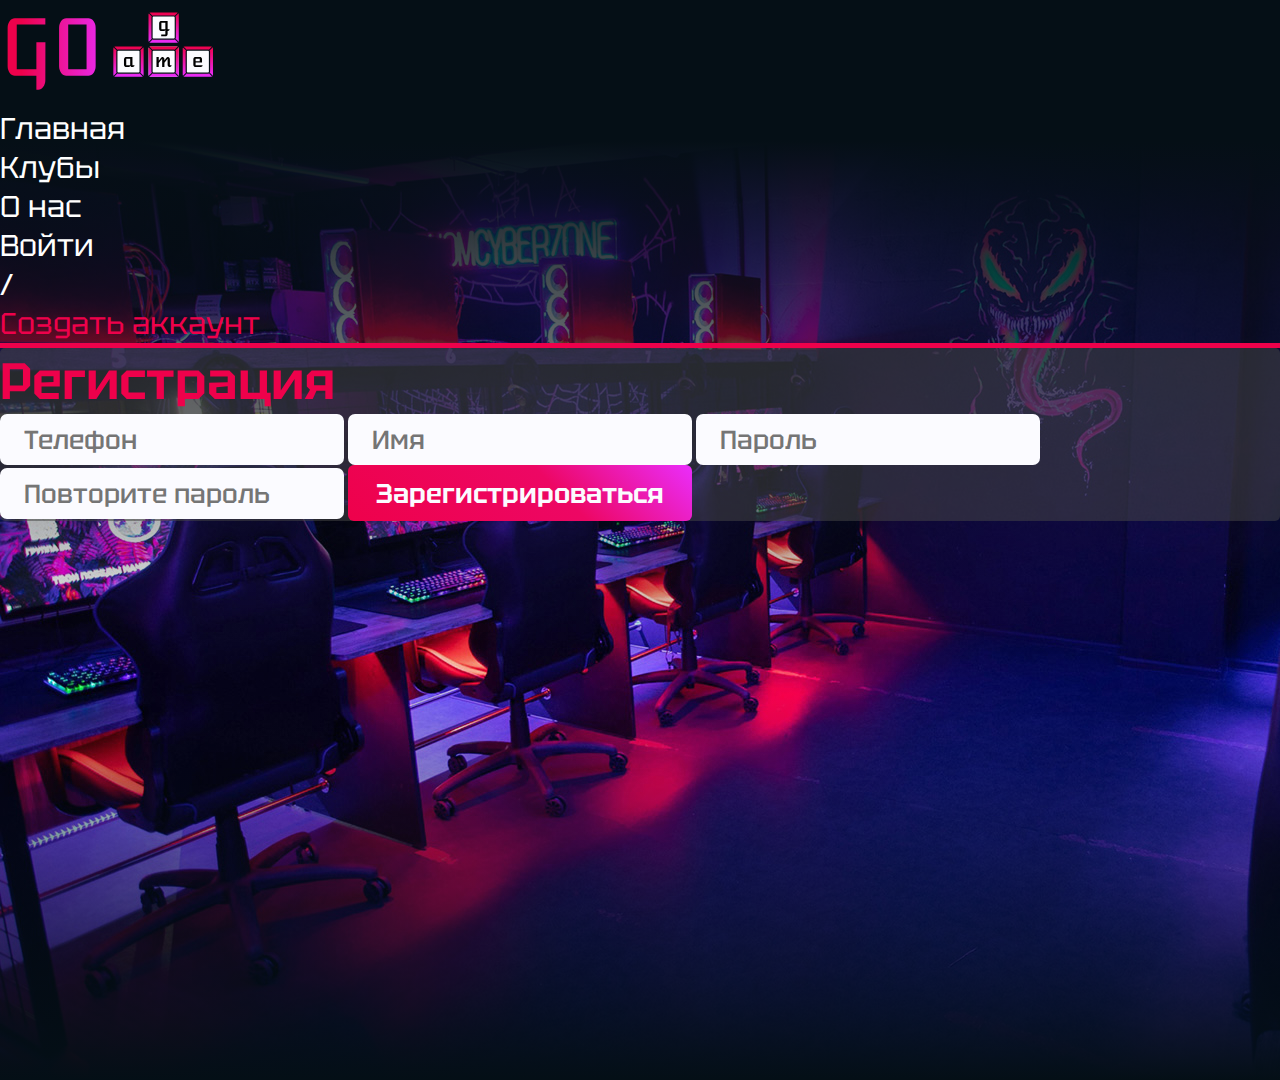
<file: register.html>
<!DOCTYPE html>
<html lang="RU-ru">
<head>
    <meta charset="UTF-8">
    <meta name="viewport" content="width=device-width, initial-scale=1.0">
    <title>Регистрация - GOGAME</title>
    <link rel="stylesheet" href="css/style.css">
</head>
<body>
    <div class="auth_container">
        <header>
        <a href="index.html"><img src="img/logo.svg" alt="Логотип"></a>

        <nav>
            <li><a class="nav_link" href="index.html">Главная</a></li>
            <li><a class="nav_link" href="">Клубы</a></li>
            <li><a class="nav_link" href="about.html">О нас</a></li>
            <li><a class="nav_link" href="login.html">Войти</a></li>
            <span>/</span>
            <li><a class="nav_link active_nav" href="register.html">Создать аккаунт</a></li>
        </nav>
    </header>

    <main>
        <div class="auth">
            <h1 class="auth_header">Регистрация</h1>

            <form action="#" method="post">
                <input class="auth_input" type="tel" name="phone" placeholder="Телефон" minlength="4" maxlength="20" required>
                <input class="auth_input" type="text" name="name" placeholder="Имя" minlength="1" maxlength="25" required>
                <input class="auth_input" type="password" name="password" placeholder="Пароль" minlength="4" maxlength="20" required>
                <input class="auth_input" type="password" name="password_repeat" placeholder="Повторите пароль" minlength="7" maxlength="20" required>

                <input class="auth_button" id="register_button" type="submit" value="Зарегистрироваться">
            </form>
        </div>
    </main>
    </div>
</body>
</html>
</file>
<file: web/css/style.css>
@font-face {
    font-family: "Tektur";
    src: url('../fonts/Tektur-VariableFont_wdth\,wght.ttf');
}

* {
    font-family: "Tektur", sans-serif;
    padding: 0;
    margin: 0;
}

body {
    background-color: #040F16;
    color: #fff;
}

li {
    list-style: none;
}

.text-center {
    text-align: center;
}
.left_header {
    margin: 0px 280px 70px;
}
.white_header {
    font-weight: 400;
    font-size: 60px;
    margin-top: 50px;
}


.purple_header {
    color: #471FFF;
    text-shadow: 5px 1px 20px #2E00FD;
    font-weight: 500;
    font-size: 50px;
    letter-spacing: 3px;

    width: 1100px;
    margin-bottom: 40px;
}
.blue-red_border {
    background: linear-gradient(to bottom, #2E00FD, #EE014B);
    border-radius: 4px;
    padding: 5px;
}


.text_default {
    /* margin-top: 40px; */
    margin-bottom: 50px;

    font-size: 30px;
    line-height: 46px;
    letter-spacing: 2px;
}




/* HEADER */

a {
    text-decoration: none;
    color: #fff;
}

header {
    display: flex;
    justify-content: space-between;
    align-items: center;

    font-size: 30px;
    font-weight: 500;
    border-bottom: 5px solid #EE014B;
    border-image: linear-gradient(to right, #EE014B 53%, #2E00FD 100%);
    border-image-slice: 1;
}

#logo {
    margin-left: 7%;
    width: 213px;
    height: 100px;
}
header nav {
    display: flex;
    column-gap: 75px;
    margin-right: 60px;
}
.nav_link {
    background: #fff;
    background-clip: text;
    /* -webkit-background-clip: text;
    -webkit-text-fill-color: transparent; */

    transition: all 0.5s;
}
.active_nav {
    background: linear-gradient(90deg, #EE014B, #EA2DFC);
    background-clip: text;
    -webkit-background-clip: text;
    -webkit-text-fill-color: transparent;
}
.nav_link:hover {
    background-image: linear-gradient(90deg, #EE014B, #EA2DFC);
    background-clip: text;
    -webkit-background-clip: text;
    -webkit-text-fill-color: transparent;
}







/* MAIN */

.main_block {
    display: flex;
    justify-content: space-between;
    align-items: center;
    height: 978px;
    padding: 0 20px;
    /* background-image: linear-gradient(rgba(4, 15, 22, 1) 7%, rgba(4, 15, 22, 0) 63%, rgba(4, 15, 22, 1) 100%), url('/web/img/slider_1.jpg'); */
    background-image: url("/web/img/slider1_group.jpg");
}
.main_block img {
    width: 38px;
    height: 99px;
    position: relative;
    top: -40px;
}
.main_header {
    position: relative;
    /* top: -140px; */
    top: -15%;
    margin-right: 25%;
}
#main_header {
    font-size: 120px;
    font-weight: 500;
    letter-spacing: 3px;
}
#main_header2 {
    font-size: 50px;
    font-weight: 400;
    background-color: #EE014B;
    border-radius: 2px;
    padding: 0 11px;
}


.slogan_block {
    border-top: 12px solid #EE014B;
    border-bottom: 12px solid #EE014B;
    border-image: linear-gradient(to right, #88012B 0%, #EE014B 50%, #88012B 100%);
    border-image-slice: 1;

    display: flex;
    justify-content: center;
    text-align: center;

    padding-bottom: 15px;
}

.slogan_text {
    font-weight: 500;
    font-size: 60px;

    width: 1500px;
}

.slogan_h {
    color: #EE014B;
    font-size: 87px;
}

.slogan_dash {
    font-size: 87px;
}

.info_block {
    display: flex;
    margin: 100px 150px;
    column-gap: 150px;
}

#info_img {
    width: 429px;
    height: 643px;
    margin-top: 10px;
}

.info_text p {
    width: 960px;
}

.advantages_block {
    display: flex;
    flex-wrap: wrap;
    justify-content: center;
    text-align: center;
    row-gap: 80px;
    margin: 200px 0 250px;
}
.advantage {
    width: 500px;
    display: flex;
    flex-direction: column;
    align-items: center;
    row-gap: 10px;

    transition: 0.2s;
}
.advantage::before {
    content: "";

    /* display: none; */
    opacity: 0;

    width: 100px;
    height: 100px;
    border-radius: 50%;
    background-color: #2E00FD;
    position: absolute;
    filter: blur(40px);
    z-index: -1;

    transition: 0.2s;
}
.advantage:hover {
    transform: scale(1.15);
    text-shadow: 3px 3px 5px #9D9D9D;
}
.advantage:hover::before {
    /* display: inline; */
    opacity: 1;
}

.advantage img {
    width: 106px;
    height: 106px;
}

.advantage p {
    font-size: 25px;
    line-height: 46px;
    letter-spacing: 2px;
    
    width: 400px;
}



.clubs_list {
    display: flex;
    justify-content: center;
    column-gap: 90px;
    flex-wrap: wrap;
}
.club_card {
    width: 465px;
    height: 552px;
    border: 10px solid transparent;
    background: linear-gradient(#040F16, #040F16 0) padding-box, linear-gradient(45deg, #2E00FD, #EE014B) border-box;
    border-radius: 6px;
    text-align: center;
    margin-bottom: 100px;
    transition: 0.15s;
}
.club_card:hover,
.clubs_card:hover {
    transform: scale(1.1);
    /* box-shadow: -10px 10px 40px 8px #2E00FD, 10px -10px 40px 8px #EE014B; */
    box-shadow: 0 0 40px 15px #B528F6;

}
.club_card img {
    border-bottom: 5px solid #FBFBFF;
}
.club_name {
    font-weight: 400;
    font-size: 32px;
}
.club_address {
    font-size: 22px;
}
.club_pcs_number {
    margin-top: 30px;
    margin-bottom: 30px;

    font-size: 30px;
    font-weight: 600;
    color: #EE014B;
}
.club_link {
    /* width: 200px;
    height: 60px; */
    box-sizing: border-box;
    padding: 12px 21px;
    border-radius: 6px;
    font-size: 28px;
    font-weight: 500;
    background: linear-gradient(45deg, #2E00FD 14%, #EE014B);
    transition: 0.15s;
}

.club_link:hover {
    /* border: 3px solid transparent; */
    /* background: linear-gradient(#040F16, #040F16 0) padding-box, linear-gradient(45deg, #EE014B 0%, #2E00FD 86%) border-box; */

    border: 3px solid #93009A;
    background: linear-gradient(45deg, #EE014B 0%, #2E00FD 86%);
    -webkit-background-clip: text;
    -webkit-text-fill-color: transparent;
}

.all_clubs_link {
    font-weight: 600;
    font-size: 28px;
    padding: 13px 21px;
    background: linear-gradient(45deg, #EE014B, #ED0764 50%, #EA2DFC);
    /* background-color: #EE014B; */
    border-radius: 6px;
    transition: 0.2s;
}
.all_clubs_link:hover {
    border: 3px solid #EE014B;
    background: linear-gradient(90deg, #EE014B, #EA2DFC);
    background-clip: text;
    -webkit-background-clip: text;
    -webkit-text-fill-color: transparent;

    /* border: 3px solid #EE014B;
    background: transparent;
    color: #EE014B; */
}






/* AUTH */


.auth_container {
    height: 1080px;
    background: no-repeat linear-gradient(to bottom, rgb(5, 15, 22, 1) 13%, rgba(0, 0, 0, 0) 63%, rgba(4, 15, 22, 1) 100%),
    url("../img/auth_background.jpg");
    /* background: url("../img/auth_background.jpg"); */
}
.auth_container main {
    display: flex;
    justify-content: center;
}
.auth {
    background: rgba(69, 69, 69, 53%);
    border-radius: 5px;

    margin-top: 130px;
    padding: 45px 80px;
    display: flex;
    flex-direction: column;
    align-items: center;
}
.auth form {
    display: flex;
    flex-direction: column;
    align-items: center;
}

.auth_header {
    margin-bottom: 75px;

    font-weight: 600;
    font-size: 51px;
    color: #EE014B;
}

.auth_input {
    box-sizing: border-box;
    width: 344px;
    height: 51px;
    margin-bottom: 50px;

    background-color: #FBFBFF;
    border-radius: 7px;
    border: none;
    font-size: 26px;
    font-weight: 500;
    padding-left: 24px;
    transition: 0.1s;
}
.auth_input:focus {
    border: 2px solid #EE014B;
}

.remember_me {
    display: flex;
    column-gap: 18px;
}

#remember_me_check {
    accent-color: white;
    width: 32px;
    height: 32px;
}

#remember_me_text {
    font-size: 26px;
    font-weight: 500;
}

.auth_button {
    margin-top: 60px;
    width: 137px;
    height: 56px;
    color: #FBFBFF;
    background: linear-gradient(45deg, #EE014B, #ED0764 60%, #EA2DFC);
    font-size: 27px;
    font-weight: 600;
    border: none;
    border-radius: 6px;
    cursor: pointer;
    transition: 0.15s;
}
.auth_button:hover {
    background: transparent;
    color: #EE014B;
    border: 3px solid #EE014B;
}
#register_button {
    width: 344px;
    margin-top: 10px;
}






/* ABOUT */

.about {
    margin: 50px 150px;
}
.about_block {
    display: flex;
    column-gap: 250px;
    margin-top: 50px;
    margin-bottom: 150px;
}
.about_block_text {
    width: 800px;
}
.about_block img {
    box-sizing: border-box;
    width: 100%;
    height: 100%;
}
#about_img_1 {
    width: 390px;
    height: 585px;
}
#about_img_2 {
    width: 390px;
    height: 512px;
}
.questions {
    display: flex;
    flex-direction: column;
    align-items: center;
    row-gap: 10px;
    margin-top: 50px;
    padding: 0 14px;
}
.question {
    max-width: 1166px;
    width: 100%;
    padding: 16px 0;
    display: flex;
    justify-content: space-between;
    align-items: center;
    position: relative;

    border: 3px solid transparent;
    background: linear-gradient(#040F16, #040F16 0) padding-box, linear-gradient(to right, #88012B 0%, #2E00FD 35%, #88012B 100%) border-box;
    border-radius: 3px;
    /* padding: 0 23px; */
    cursor: pointer;
    overflow: hidden;
}
.question * {
    z-index: 1;
}
.question::before {
    content: "";
    width: 100%;
    height: 100%;
    position: absolute;
    z-index: 0;


    background: linear-gradient(to right, #4F0723 0%, #1A088A 35%, #4F0723 100%) padding-box, linear-gradient(to right, #88012B 0%, #2E00FD 35%, #88012B 100%) border-box;
    opacity: 0;
    
    transition: 0.2s;
}
.question:hover::before {
    opacity: 1;
}
.question p {
    font-weight: 500;
    font-size: 31px;
    letter-spacing: 1px;
    margin-left: 25px;
}
.question img {
    margin-right: 25px;
    margin-left: 10px;
}










/* BOOKING */


.booking_container {
    display: flex;
    justify-content: center;
}
.booking_form {    
    display: flex;
    flex-direction: column;
    width: 760px;
    row-gap: 10px;
}
.booking_input {
    display: flex;
    flex-direction: column;
    row-gap: 8px;
}
.booking_input select, .booking_input input {
    box-sizing: border-box;
    height: 66px;
    background-color: transparent;
    border: 3px solid #3A19FF;
    border-radius: 3px;
    color: #fff;
    font-size: 26px;
    padding: 0 18px;
    cursor: pointer;

    -webkit-appearance: none;
    -moz-appearance: none;
    appearance: none;
}
.booking_select::after {
    content: '';
    background-image: url('/web/img/arrow.svg');
    width: 42px;
    height: 18px;
    position: relative;
    left: 92%;
    bottom: 48px;
    z-index: -1;
}

#time_input_div:after {
    content: '';
    background-image: url('/web/img/arrow.svg');
    width: 42px;
    height: 18px;
    position: relative;
    left: 84%;
    bottom: 50px;
    z-index: -1;
}

#date_input::-webkit-calendar-picker-indicator {
    /* display: none !important; */
    background: url('/web/img/calendar.svg');
    background-size: cover;
    cursor: pointer;
    height: 40px;
    width: 40px;
}

.booking_form option {
    background-color: #1E00A5;
}
.booking_form label {
    font-size: 30px;
}
.date_time {
    display: flex;
    justify-content: space-between;
}
.datetime_input {
    width: 374px;
}
.booking_button {
    font-size: 30px;
    font-weight: 500;
    margin-top: 60px;
    width: 305px;
    height: 80px;
    background: linear-gradient(to right, #1B0097 0%, #2E00FD 50%, #1B0097 100%);
    color: #fff;
    border: none;
    border-radius: 6px;
    cursor: pointer;
    align-self: center;
    position: relative;
    z-index: 1;

    transition: 0.5s;
}
.booking_button:hover {
    background: transparent;
    color: #2E00FD;
    border: 4px solid #2E00FD;
}







/* CLUBS */

.club_cards {
    display: grid;
    grid-template-columns: repeat(3, 1fr);
    justify-items: center;
    row-gap: 95px;
    margin-top: 70px;
    padding: 0 60px;
}
.clubs_card {
    width: 504px;
    height: 860px;
    display: flex;
    flex-direction: column;
    justify-content: space-between;

    border: 10px solid transparent;
    background: linear-gradient(#040F16, #040F16 0) padding-box, linear-gradient(45deg, #2E00FD, #EE014B) border-box;
    border-radius: 6px;
    text-align: center;
    padding-bottom: 30px;

    transition: 0.15s;
}

.clubs_card img {
    border-bottom: 6px solid #FBFBFF;
}
.clubs_card h2 {
    margin-top: 6px;
    font-size: 36px;
    font-weight: 400;
}
.clubs_zones {
    display: flex;
    flex-direction: column;
    align-items: center;
}
.clubs_zones p {
    font-size: 34px;
    font-weight: 500;
    margin: 46px 0 20px;
}
.clubs_zone {
    display: flex;
    justify-content: space-between;
    font-size: 28px;
    font-weight: 500;
    margin-top: 10px;
    width: 320px;
}
.clubs_card a {
    padding: 16px 42px;
}




/* FOOTER */

footer {
    border-top: 6px solid #2E00FD;
    padding-top: 20px;
    margin-top: 300px;
}
.contacts {
    display: flex;
    justify-content: center;
    flex-wrap: wrap;
    column-gap: 130px;

    font-size: 30px;
    letter-spacing: 2px;
}
.contact {
    display: flex;
    column-gap: 20px;
    align-items: center;
}
.year_and_company {
    display: flex;
    flex-direction: column;
    align-items: center;
    column-gap: 100px;
    margin-top: 40px;

    font-size: 28px;
}






.info_block-phone{
    display: none;
}



@media (max-width: 375px) {

    
    .question img {
        width: 18px;
        height: 18px;
        margin-right: 8px;
    }
    .question p {
        margin-left: 8px;
    }
    .white_header {
        font-size: 50px;
    }

}



@media (max-width: 509px) {

    .club_card, .club_card img {
        width: 335px;
    }
    .club_card {
        height: 484px;
        border-width: 8px;
    }
    .club_name {
        font-size: 29px;
    }
    .club_address {
        font-size: 20px;
    }
    .club_pcs_number {
        margin-top: 60px;
        font-size: 26px;
    }
    .club_link, .all_clubs_link {
        font-size: 24px;
    }




    
    .contact img {
        width: 56px;
        height: 56px;
    }
    .contact {
        font-size: 21px;
        column-gap: 12px;
    }
    .year_and_company {
        font-size: 24px;
    }
}



@media (max-width: 720px) {
    .main_block {
        padding: 0 10px;
    }
    .main_block img {
        display: none;
    }
    
    
    .main_header {
        margin: 0;
    }

    #main_header {
        font-size: 53px;
    }

    #main_header2 {
        font-size: 32px;
    }



    .slogan_block {
        text-align: left;
        padding: 0 12px;
    }
    .slogan_h {
        font-size: 58px;
    }
    .slogan_text, .slogan_dash {
        font-size: 25px;
        width: auto;
    }


    
    .info_block {
        display: none;
    }
    .info_block-phone{
        display: flex;
        flex-direction: column;
        margin-top: 70px;
        padding: 0 12px;
    }
    .purple_header {
        font-size: 30px;
        width: auto;
    }
    .info_block-phone img {
        width: 351px;
        align-self: center;
        margin-bottom: 50px;
    }
    .text_default {
        font-size: 23px;
        line-height: 35px;
    }
    .advantages_block {
        margin: 100px 0 150px;
        padding: 0 12px;
    }
    .advantage p {
        font-size: 23px;
        width: auto;
    }



    .left_header {
        text-align: center;
        margin: 0;
        font-size: 45px;
    }
    .clubs_list {
        margin-top: 75px;
    }

    


    .contacts {
        justify-content: flex-start;
        row-gap: 20px;
        padding: 0 10px;
    }



    /* ABOUT */
    .about {
        margin: 50px 0;
        padding: 0 12px;
    }
    .about_block {
        /* flex-wrap: wrap; */
        flex-direction: column;
    }
    .about_block_2 {
        flex-direction: column-reverse;
    }
    .about_block img {
        align-self: center;
    }
    #about_img_1 {
        max-width: 390px;
        max-height: 585px;
        width: 100%;
        height: 100%;
    }
    #about_img_2 {
        max-width: 390px;
        max-height: 512px;
        width: 100%;
        height: 100%;
    }
    .about_block_text {
        width: auto;
    }
    .question p {
        font-size: 23px;
    }
}
</file>
<file: css/style.css>
@font-face {
    font-family: "Tektur";
    src: url('../fonts/Tektur-VariableFont_wdth\,wght.ttf');
}

* {
    font-family: "Tektur", sans-serif;
    padding: 0;
    margin: 0;
}

body {
    background-color: #040F16;
    color: #fff;
}

.auth_container {
    height: 1080px;
    background: no-repeat linear-gradient(to bottom, rgb(5, 15, 22, 1) 13%, rgba(0, 0, 0, 0) 63%, rgba(4, 15, 22, 1) 100%),
    url("../img/auth_background.jpg");
    /* background: url("../img/auth_background.jpg"); */
}

a {
    text-decoration: none;
    color: #fff;
}

header {
    font-size: 30px;
    border-bottom: 5px solid #EE014B;
}

.nav_link {
    transition: 0.15s;
}
.active_nav, .nav_link:hover {
    color: #EE014B;
}


/* MAIN */
#main_header {
    font-size: 120px;
    font-weight: 500;
    letter-spacing: 3%;
}
#main_header_span {
    font-size: 50px;
    font-weight: 400;
    background-color: #EE014B;
    border-radius: 2px;
    padding: 0 11px;
}


.slogan_block {
    border-top: 12px solid #EE014B;
    border-bottom: 12px solid #EE014B;
}

#slogan_text {
    font-weight: 500;
    font-size: 60px;
    letter-spacing: 3%;
}

#slogan_h {
    color: #EE014B;
    font-size: 87px;
}

#slogan_dash {
    font-size: 87px;
}


#about_img {
    width: 429px;
    height: 643px;
}

#about_header {
    color: #471FFF;
    font-weight: 500;
    font-size: 60px;
    letter-spacing: 5%;
    text-shadow: 5px 1px 20px #2E00FD;
}

.text_default {
    font-size: 31px;
    line-height: 46px;
    letter-spacing: 5%;
}


.advantage img {
    width: 106px;
    height: 106px;
}

.advantage p {
    font-size: 25px;
    line-height: 46px;
    letter-spacing: 5%;
}


.clubs_block h2 {
    font-size: 60px;
    font-weight: 400;
}
.club_card {
    width: 465px;
    height: 552px;
    border: 10px solid #EE014B;
    border-radius: 7px;
    text-align: center;
}
.club_card img {
    border-bottom: 5px solid #FBFBFF;
}
.club_name {
    font-size: 32px;
}
.club_address {
    font-size: 22px;
    letter-spacing: 3%;
}
.club_pcs_number {
    font-size: 30px;
    font-weight: 600;
    color: #EE014B;
}
.club_card a {
    /* width: 200px;
    height: 60px; */
    padding: 12px 21px;
    border-radius: 6px;
    font-size: 28px;
    font-weight: 500;
    background: linear-gradient(45deg, #2E00FD 14%, #EE014B);
}

.all_clubs_link {
    font-weight: 600;
    font-size: 28px;
    padding: 13px 21px;
    background: linear-gradient(45deg, #EE014B, #ED0764 50%, #EA2DFC);
    border-radius: 6px;
    transition: 0.15s;
}
.all_clubs_link:hover {
    background: transparent;
    border: 3px solid #EE014B;
    color: #EE014B;
}


/* AUTH */

.auth {
    background: rgba(69, 69, 69, 53%);
    border-radius: 5px;
}

.auth_header {
    font-weight: 600;
    font-size: 51px;
    color: #EE014B;
}

.auth_input {
    box-sizing: border-box;
    width: 344px;
    height: 51px;
    background-color: #FBFBFF;
    border-radius: 7px;
    border: none;
    font-size: 26px;
    font-weight: 500;
    padding-left: 24px;
    transition: 0.1s;
}
.auth_input:focus {
    border: 2px solid #EE014B;
}

.remember_me {

}

#remember_me_check {
    width: 32px;
    height: 32px;
}

#remember_me_text {
    font-size: 26px;
    font-weight: 500;
}

.auth_button {
    width: 137px;
    height: 56px;
    color: #FBFBFF;
    background: linear-gradient(45deg, #EE014B, #ED0764 60%, #EA2DFC);
    font-size: 27px;
    font-weight: 600;
    border: none;
    border-radius: 6px;
    cursor: pointer;
    transition: 0.15s;
}
.auth_button:hover {
    background: transparent;
    color: #EE014B;
    border: 3px solid #EE014B;
}
#register_button {
    width: 344px;
}


/* ABOUT */


#about_h1 {
    font-weight: 500;
    letter-spacing: 3%;
    font-size: 45px;
}
#h1_text {
    font-size: 75px;
    color: #EE014B;
}
#h1_dash {
    font-size: 75px;
    font-weight: 400;
}

#about_h2 {
    color: #471FFF;
    text-shadow: 5px 1px 20px #2E00FD;
    font-weight: 500;
    font-size: 45px;
    letter-spacing: 5%;
}
.about_block img {
    border: 5px solid #EE014B;
    border-radius: 4px;
}

#faq_header {
    font-weight: 400;
    font-size: 60px;
    letter-spacing: 5%;
}
.question {
    width: 1166px;
    height: 78px;
    border: 3px solid #88012B;
    border-radius: 3px;
    padding-left: 23px;
}
.question p {
    font-weight: 500;
    font-size: 31px;
    letter-spacing: 5%;
}
.question span {
    font-size: 40px;
}



/* FOOTER */

footer {
    border-top: 6px solid #2E00FD;
}
.contacts {
    font-size: 30px;
    letter-spacing: 5%;
}
.year_and_company {
    font-size: 28px;
}
</file>
